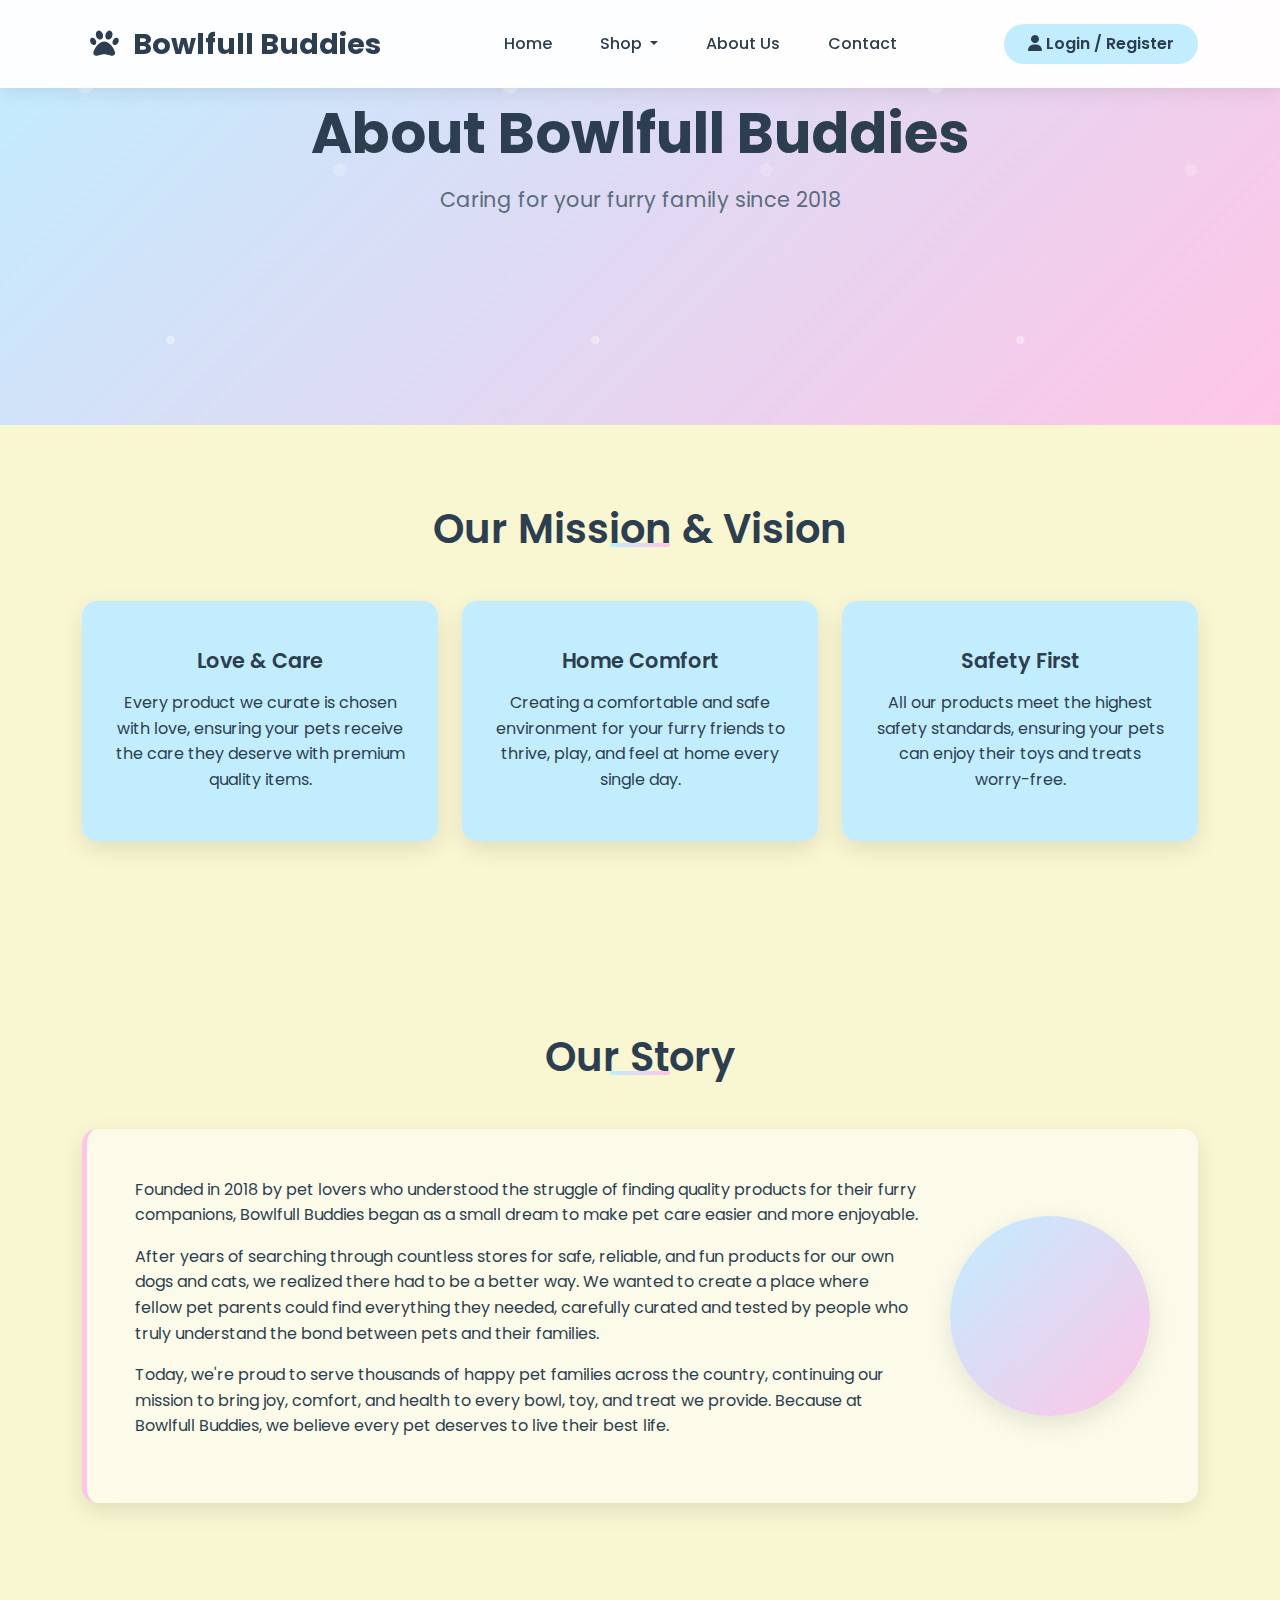
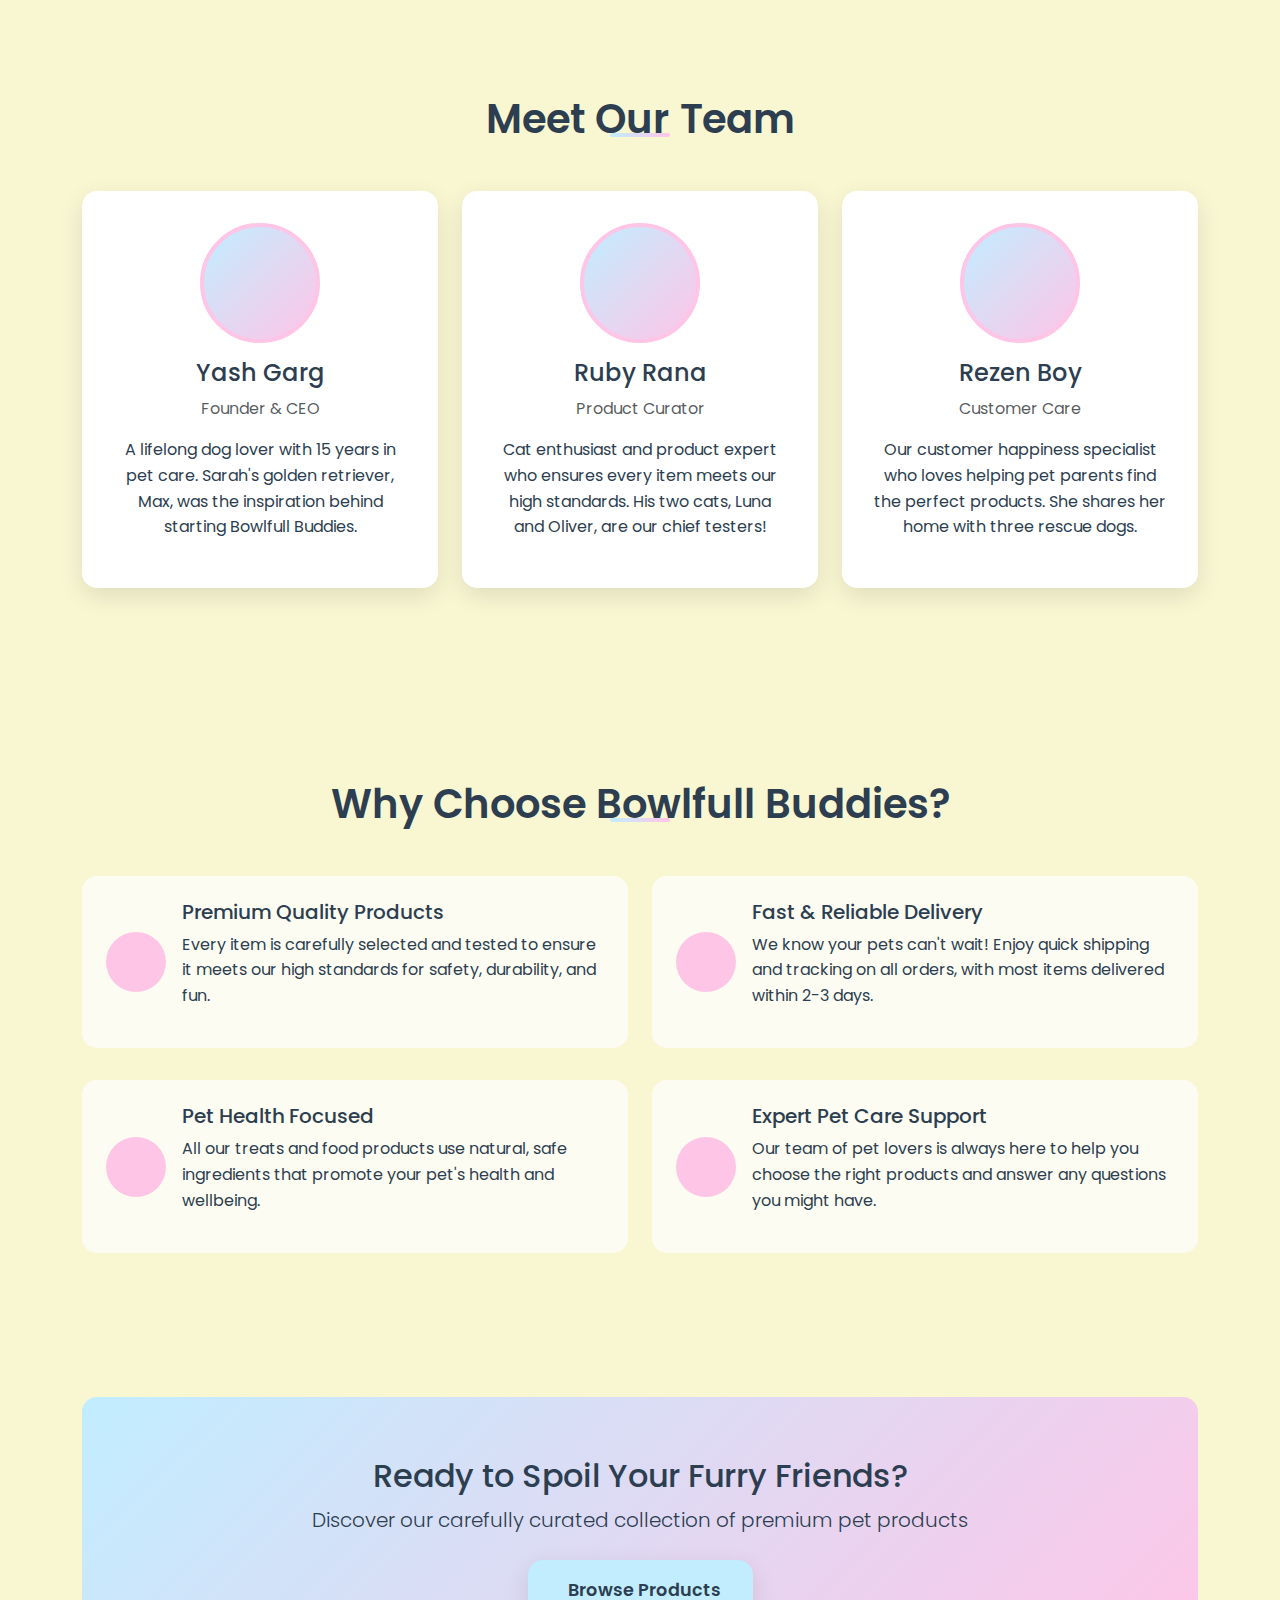
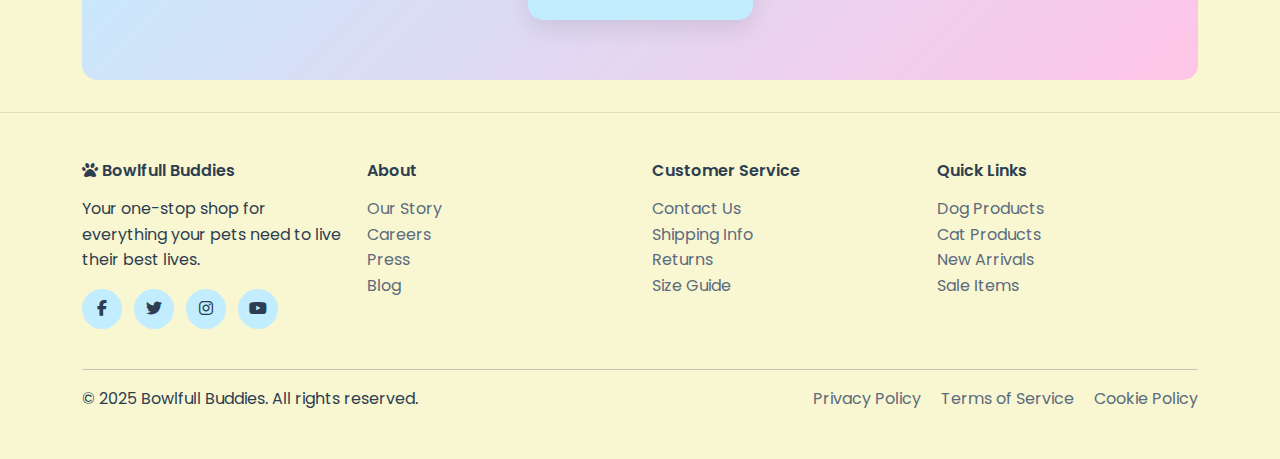
<file: about.html>
<!DOCTYPE html>
<html lang="en">

<head>
    <meta charset="UTF-8">
    <meta name="viewport" content="width=device-width, initial-scale=1.0">
    <title>About Us - Bowlfull Buddies</title>

    <link href="https://cdnjs.cloudflare.com/ajax/libs/bootstrap/5.3.0/css/bootstrap.min.css" rel="stylesheet">
    <link href="https://cdnjs.cloudflare.com/ajax/libs/font-awesome/6.4.0/css/all.min.css" rel="stylesheet">
    <link href="https://fonts.googleapis.com/css2?family=Poppins:wght@300;400;500;600;700&display=swap"
        rel="stylesheet">

    <link rel="stylesheet" href="css/styles.css">
    <link rel="stylesheet" href="css/about.css">
</head>

<body>
    <!-- Navigation -->
    <nav class="navbar navbar-expand-lg navbar-light fixed-top">
        <div class="container">
            <a class="navbar-brand bounce-hover" href="#">
                <i class="fas fa-paw"></i> Bowlfull Buddies
            </a>

            <button class="navbar-toggler" type="button" data-bs-toggle="collapse" data-bs-target="#navbarNav">
                <span class="navbar-toggler-icon"></span>
            </button>

            <div class="collapse navbar-collapse" id="navbarNav">
                <ul class="navbar-nav mx-auto">
                    <li class="nav-item">
                        <a class="nav-link" href="index.html">Home</a>
                    </li>
                    <li class="nav-item dropdown">
                        <a class="nav-link dropdown-toggle" href="#" role="button" data-bs-toggle="dropdown">
                            Shop
                        </a>
                        <ul class="dropdown-menu">
                            <li><a class="dropdown-item" href="#dogs"><i class="fas fa-dog"></i> Dogs</a></li>
                            <li><a class="dropdown-item" href="#cats"><i class="fas fa-cat"></i> Cats</a></li>
                        </ul>
                    </li>
                    <li class="nav-item">
                        <a class="nav-link" href="about.html">About Us</a>
                    </li>
                    <li class="nav-item">
                        <a class="nav-link" href="contact.html">Contact</a>
                    </li>
                </ul>

                <button class="btn btn-login bounce-hover">
                    <a href="login.html">
                        <i class="fas fa-user"></i> Login / Register
                    </a>
                </button>
            </div>
        </div>
    </nav>

    <!-- Hero Section -->
    <section class="hero-section">
        <div class="container">
            <div class="hero-content">
                <h1 class="hero-title">About Bowlfull Buddies</h1>
                <p class="hero-subtitle">Caring for your furry family since 2018</p>
                <div class="pet-icons">
                    <i class="bi bi-heart-fill"></i>
                    <i class="bi bi-house-heart-fill"></i>
                    <i class="bi bi-heart-fill"></i>
                </div>
            </div>
        </div>
    </section>

    <!-- Mission & Vision Section -->
    <section class="section-padding">
        <div class="container">
            <h2 class="section-title">Our Mission & Vision</h2>
            <div class="row">
                <div class="col-lg-4 col-md-6">
                    <div class="mission-card" data-animate>
                        <div class="mission-icon">
                            <i class="bi bi-heart-fill"></i>
                        </div>
                        <h3 class="mission-title">Love & Care</h3>
                        <p>Every product we curate is chosen with love, ensuring your pets receive the care they deserve
                            with premium quality items.</p>
                    </div>
                </div>
                <div class="col-lg-4 col-md-6">
                    <div class="mission-card" data-animate>
                        <div class="mission-icon">
                            <i class="bi bi-house-heart-fill"></i>
                        </div>
                        <h3 class="mission-title">Home Comfort</h3>
                        <p>Creating a comfortable and safe environment for your furry friends to thrive, play, and feel
                            at home every single day.</p>
                    </div>
                </div>
                <div class="col-lg-4 col-md-6">
                    <div class="mission-card" data-animate>
                        <div class="mission-icon">
                            <i class="bi bi-shield-check"></i>
                        </div>
                        <h3 class="mission-title">Safety First</h3>
                        <p>All our products meet the highest safety standards, ensuring your pets can enjoy their toys
                            and treats worry-free.</p>
                    </div>
                </div>
            </div>
        </div>
    </section>

    <!-- Our Story Section -->
    <section class="section-padding">
        <div class="container">
            <h2 class="section-title">Our Story</h2>
            <div class="story-section">
                <div class="story-content">
                    <div class="story-text">
                        <p>Founded in 2018 by pet lovers who understood the struggle of finding quality products for
                            their furry companions, Bowlfull Buddies began as a small dream to make pet care easier and
                            more enjoyable.</p>

                        <p>After years of searching through countless stores for safe, reliable, and fun products for
                            our own dogs and cats, we realized there had to be a better way. We wanted to create a place
                            where fellow pet parents could find everything they needed, carefully curated and tested by
                            people who truly understand the bond between pets and their families.</p>

                        <p>Today, we're proud to serve thousands of happy pet families across the country, continuing
                            our mission to bring joy, comfort, and health to every bowl, toy, and treat we provide.
                            Because at Bowlfull Buddies, we believe every pet deserves to live their best life.</p>
                    </div>
                    <div class="story-image">
                        <i class="bi bi-heart-fill"></i>
                    </div>
                </div>
            </div>
        </div>
    </section>

    <!-- Team Section -->
    <section class="section-padding">
        <div class="container">
            <h2 class="section-title">Meet Our Team</h2>
            <div class="row">
                <div class="col-lg-4 col-md-6">
                    <div class="team-card">
                        <div class="team-avatar">
                            <i class="bi bi-person-heart"></i>
                        </div>
                        <h4>Yash Garg</h4>
                        <p class="text-muted">Founder & CEO</p>
                        <p>A lifelong dog lover with 15 years in pet care. Sarah's golden retriever, Max, was the
                            inspiration behind starting Bowlfull Buddies.</p>
                    </div>
                </div>
                <div class="col-lg-4 col-md-6">
                    <div class="team-card">
                        <div class="team-avatar">
                            <i class="bi bi-heart-eyes"></i>
                        </div>
                        <h4>Ruby Rana</h4>
                        <p class="text-muted">Product Curator</p>
                        <p>Cat enthusiast and product expert who ensures every item meets our high standards. His two
                            cats, Luna and Oliver, are our chief testers!</p>
                    </div>
                </div>
                <div class="col-lg-4 col-md-6">
                    <div class="team-card">
                        <div class="team-avatar">
                            <i class="bi bi-chat-heart"></i>
                        </div>
                        <h4>Rezen Boy</h4>
                        <p class="text-muted">Customer Care</p>
                        <p>Our customer happiness specialist who loves helping pet parents find the perfect products.
                            She shares her home with three rescue dogs.</p>
                    </div>
                </div>
            </div>
        </div>
    </section>

    <!-- Why Choose Us Section -->
    <section class="section-padding">
        <div class="container">
            <h2 class="section-title">Why Choose Bowlfull Buddies?</h2>
            <div class="row">
                <div class="col-lg-6">
                    <div class="feature-item">
                        <div class="feature-icon">
                            <i class="bi bi-award"></i>
                        </div>
                        <div>
                            <h5>Premium Quality Products</h5>
                            <p>Every item is carefully selected and tested to ensure it meets our high standards for
                                safety, durability, and fun.</p>
                        </div>
                    </div>
                </div>
                <div class="col-lg-6">
                    <div class="feature-item">
                        <div class="feature-icon">
                            <i class="bi bi-lightning-charge"></i>
                        </div>
                        <div>
                            <h5>Fast & Reliable Delivery</h5>
                            <p>We know your pets can't wait! Enjoy quick shipping and tracking on all orders, with most
                                items delivered within 2-3 days.</p>
                        </div>
                    </div>
                </div>
                <div class="col-lg-6">
                    <div class="feature-item">
                        <div class="feature-icon">
                            <i class="bi bi-heart-pulse"></i>
                        </div>
                        <div>
                            <h5>Pet Health Focused</h5>
                            <p>All our treats and food products use natural, safe ingredients that promote your pet's
                                health and wellbeing.</p>
                        </div>
                    </div>
                </div>
                <div class="col-lg-6">
                    <div class="feature-item">
                        <div class="feature-icon">
                            <i class="bi bi-headset"></i>
                        </div>
                        <div>
                            <h5>Expert Pet Care Support</h5>
                            <p>Our team of pet lovers is always here to help you choose the right products and answer
                                any questions you might have.</p>
                        </div>
                    </div>
                </div>
            </div>
        </div>
    </section>

    <!-- Call to Action -->
    <section class="container">
        <div class="cta-section">
            <h2>Ready to Spoil Your Furry Friends?</h2>
            <p class="lead mb-4">Discover our carefully curated collection of premium pet products</p>
            <a href="#shop" class="cta-btn">
                <i class="bi bi-shop me-2"></i>
                Browse Products
            </a>
        </div>
    </section>

    <!-- Footer -->
    <footer class="footer">
        <div class="container">
            <div class="row">
                <div class="col-md-3 mb-4">
                    <h6><i class="fas fa-paw"></i> Bowlfull Buddies</h6>
                    <p>Your one-stop shop for everything your pets need to live their best lives.</p>
                    <div class="social-icons">
                        <a href="#"><i class="fab fa-facebook-f"></i></a>
                        <a href="#"><i class="fab fa-twitter"></i></a>
                        <a href="#"><i class="fab fa-instagram"></i></a>
                        <a href="#"><i class="fab fa-youtube"></i></a>
                    </div>
                </div>
                <div class="col-md-3 mb-4">
                    <h6>About</h6>
                    <ul class="list-unstyled">
                        <li><a href="#">Our Story</a></li>
                        <li><a href="#">Careers</a></li>
                        <li><a href="#">Press</a></li>
                        <li><a href="#">Blog</a></li>
                    </ul>
                </div>
                <div class="col-md-3 mb-4">
                    <h6>Customer Service</h6>
                    <ul class="list-unstyled">
                        <li><a href="#">Contact Us</a></li>
                        <li><a href="#">Shipping Info</a></li>
                        <li><a href="#">Returns</a></li>
                        <li><a href="#">Size Guide</a></li>
                    </ul>
                </div>
                <div class="col-md-3 mb-4">
                    <h6>Quick Links</h6>
                    <ul class="list-unstyled">
                        <li><a href="#">Dog Products</a></li>
                        <li><a href="#">Cat Products</a></li>
                        <li><a href="#">New Arrivals</a></li>
                        <li><a href="#">Sale Items</a></li>
                    </ul>
                </div>
            </div>
            <hr>
            <div class="row">
                <div class="col-md-6">
                    <p>&copy; 2025 Bowlfull Buddies. All rights reserved.</p>
                </div>
                <div class="col-md-6 text-md-end">
                    <a href="#" class="me-3">Privacy Policy</a>
                    <a href="#" class="me-3">Terms of Service</a>
                    <a href="#">Cookie Policy</a>
                </div>
            </div>
        </div>
    </footer>

    <!-- Bootstrap 5 JS -->
    <script src="https://cdnjs.cloudflare.com/ajax/libs/bootstrap/5.3.0/js/bootstrap.bundle.min.js"></script>
    <script src="js/about.js"></script>

</body>

</html>
</file>
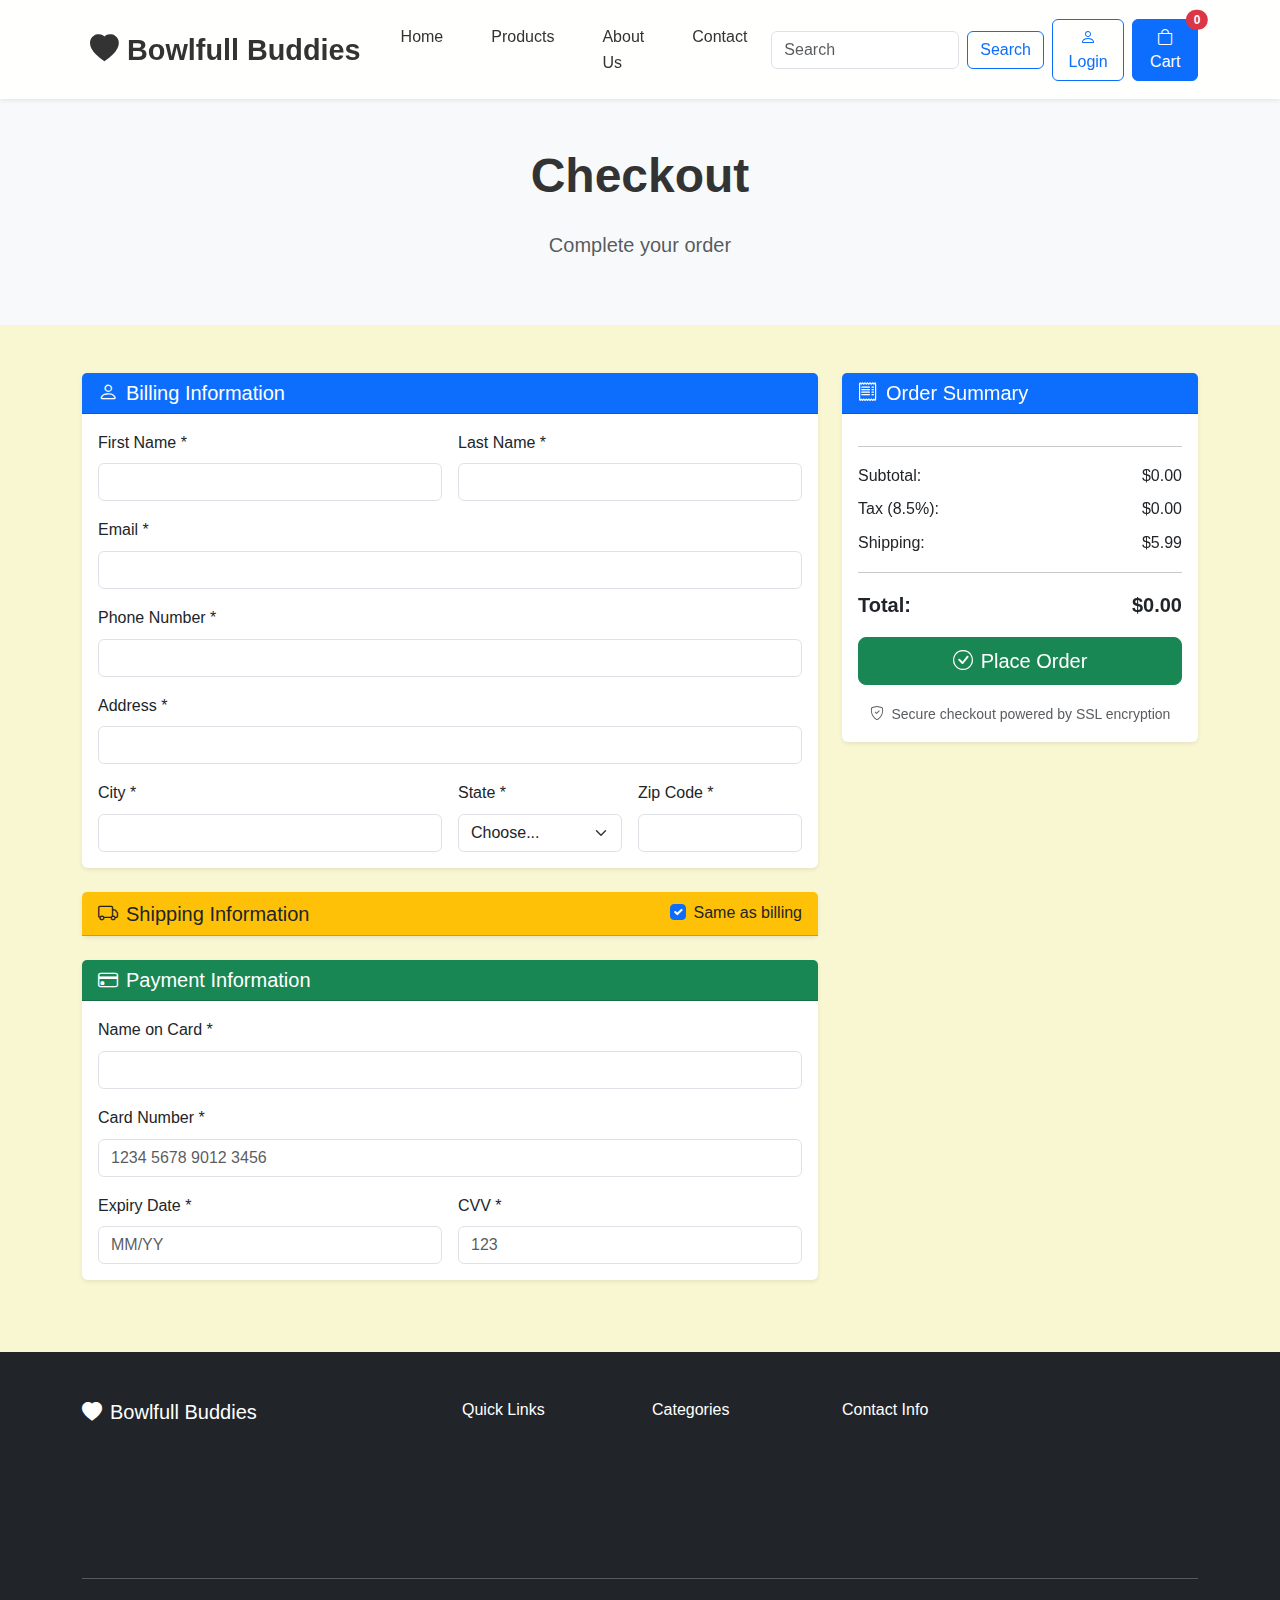
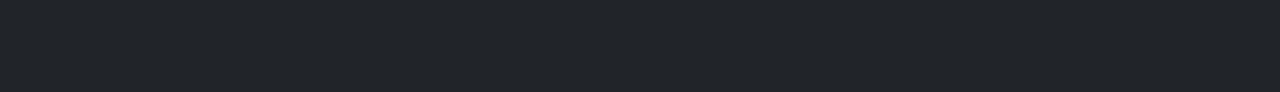
<file: checkout.html>
<!DOCTYPE html>
<html lang="en">
<head>
    <meta charset="UTF-8">
    <meta name="viewport" content="width=device-width, initial-scale=1.0">
    <title>Checkout - Bowlfull Buddies</title>
    
    <!-- Bootstrap 5 CSS -->
    <link href="https://cdn.jsdelivr.net/npm/bootstrap@5.3.0/dist/css/bootstrap.min.css" rel="stylesheet">
    <!-- Bootstrap Icons -->
    <link rel="stylesheet" href="https://cdn.jsdelivr.net/npm/bootstrap-icons@1.10.0/font/bootstrap-icons.css">
    <!-- Custom CSS -->
    <link rel="stylesheet" href="/css/styles.css">
</head>
<body>
    <!-- Navigation -->
    <nav class="navbar navbar-expand-lg navbar-light bg-white shadow-sm sticky-top">
        <div class="container">
            <a class="navbar-brand fw-bold text-primary" href="index.html">
                <i class="bi bi-heart-fill me-2"></i>Bowlfull Buddies
            </a>
            
            <button class="navbar-toggler" type="button" data-bs-toggle="collapse" data-bs-target="#navbarNav">
                <span class="navbar-toggler-icon"></span>
            </button>
            
            <div class="collapse navbar-collapse" id="navbarNav">
                <ul class="navbar-nav me-auto">
                    <li class="nav-item">
                        <a class="nav-link" href="index.html">Home</a>
                    </li>
                    <li class="nav-item">
                        <a class="nav-link" href="products.html">Products</a>
                    </li>
                    <li class="nav-item">
                        <a class="nav-link" href="about.html">About Us</a>
                    </li>
                    <li class="nav-item">
                        <a class="nav-link" href="contact.html">Contact</a>
                    </li>
                </ul>

                <form class="d-flex me-2">
                    <input class="form-control me-2" type="search" placeholder="Search" aria-label="Search">
                    <button class="btn btn-outline-primary" type="submit">Search</button>
                </form>
                
                <div class="d-flex align-items-center">
                    <a href="login.html" class="btn btn-outline-primary me-2">
                        <i class="bi bi-person"></i> Login
                    </a>
                    <a href="cart.html" class="btn btn-primary position-relative">
                        <i class="bi bi-bag"></i> Cart
                        <span class="position-absolute top-0 start-100 translate-middle badge rounded-pill bg-danger" id="cart-count">
                            0
                        </span>
                    </a>
                </div>
            </div>
        </div>
    </nav>

    <!-- Page Header -->
    <section class="py-5 bg-light">
        <div class="container">
            <div class="row">
                <div class="col-12">
                    <h1 class="display-5 fw-bold text-center mb-4 fade-in">Checkout</h1>
                    <p class="lead text-center text-muted">Complete your order</p>
                </div>
            </div>
        </div>
    </section>

    <!-- Checkout Form -->
    <section class="py-5">
        <div class="container">
            <div class="row">
                <div class="col-lg-8">
                    <form id="checkout-form">
                        <!-- Billing Information -->
                        <div class="card border-0 shadow-sm mb-4">
                            <div class="card-header bg-primary text-white">
                                <h5 class="mb-0"><i class="bi bi-person me-2"></i>Billing Information</h5>
                            </div>
                            <div class="card-body">
                                <div class="row g-3">
                                    <div class="col-md-6">
                                        <label for="firstName" class="form-label">First Name *</label>
                                        <input type="text" class="form-control" id="firstName" required>
                                    </div>
                                    <div class="col-md-6">
                                        <label for="lastName" class="form-label">Last Name *</label>
                                        <input type="text" class="form-control" id="lastName" required>
                                    </div>
                                    <div class="col-12">
                                        <label for="email" class="form-label">Email *</label>
                                        <input type="email" class="form-control" id="email" required>
                                    </div>
                                    <div class="col-12">
                                        <label for="phone" class="form-label">Phone Number *</label>
                                        <input type="tel" class="form-control" id="phone" required>
                                    </div>
                                    <div class="col-12">
                                        <label for="address" class="form-label">Address *</label>
                                        <input type="text" class="form-control" id="address" required>
                                    </div>
                                    <div class="col-md-6">
                                        <label for="city" class="form-label">City *</label>
                                        <input type="text" class="form-control" id="city" required>
                                    </div>
                                    <div class="col-md-3">
                                        <label for="state" class="form-label">State *</label>
                                        <select class="form-select" id="state" required>
                                            <option value="">Choose...</option>
                                            <option value="AL">Alabama</option>
                                            <option value="CA">California</option>
                                            <option value="FL">Florida</option>
                                            <option value="NY">New York</option>
                                            <option value="TX">Texas</option>
                                        </select>
                                    </div>
                                    <div class="col-md-3">
                                        <label for="zip" class="form-label">Zip Code *</label>
                                        <input type="text" class="form-control" id="zip" required>
                                    </div>
                                </div>
                            </div>
                        </div>

                        <!-- Shipping Information -->
                        <div class="card border-0 shadow-sm mb-4">
                            <div class="card-header bg-warning text-dark">
                                <div class="d-flex justify-content-between align-items-center">
                                    <h5 class="mb-0"><i class="bi bi-truck me-2"></i>Shipping Information</h5>
                                    <div class="form-check">
                                        <input class="form-check-input" type="checkbox" id="sameAsBilling" checked>
                                        <label class="form-check-label" for="sameAsBilling">
                                            Same as billing
                                        </label>
                                    </div>
                                </div>
                            </div>
                            <div class="card-body" id="shipping-form" style="display: none;">
                                <div class="row g-3">
                                    <div class="col-md-6">
                                        <label for="shipFirstName" class="form-label">First Name</label>
                                        <input type="text" class="form-control" id="shipFirstName">
                                    </div>
                                    <div class="col-md-6">
                                        <label for="shipLastName" class="form-label">Last Name</label>
                                        <input type="text" class="form-control" id="shipLastName">
                                    </div>
                                    <div class="col-12">
                                        <label for="shipAddress" class="form-label">Address</label>
                                        <input type="text" class="form-control" id="shipAddress">
                                    </div>
                                    <div class="col-md-6">
                                        <label for="shipCity" class="form-label">City</label>
                                        <input type="text" class="form-control" id="shipCity">
                                    </div>
                                    <div class="col-md-3">
                                        <label for="shipState" class="form-label">State</label>
                                        <select class="form-select" id="shipState">
                                            <option value="">Choose...</option>
                                            <option value="AL">Alabama</option>
                                            <option value="CA">California</option>
                                            <option value="FL">Florida</option>
                                            <option value="NY">New York</option>
                                            <option value="TX">Texas</option>
                                        </select>
                                    </div>
                                    <div class="col-md-3">
                                        <label for="shipZip" class="form-label">Zip Code</label>
                                        <input type="text" class="form-control" id="shipZip">
                                    </div>
                                </div>
                            </div>
                        </div>

                        <!-- Payment Information -->
                        <div class="card border-0 shadow-sm mb-4">
                            <div class="card-header bg-success text-white">
                                <h5 class="mb-0"><i class="bi bi-credit-card me-2"></i>Payment Information</h5>
                            </div>
                            <div class="card-body">
                                <div class="row g-3">
                                    <div class="col-12">
                                        <label for="cardName" class="form-label">Name on Card *</label>
                                        <input type="text" class="form-control" id="cardName" required>
                                    </div>
                                    <div class="col-12">
                                        <label for="cardNumber" class="form-label">Card Number *</label>
                                        <input type="text" class="form-control" id="cardNumber" placeholder="1234 5678 9012 3456" required>
                                    </div>
                                    <div class="col-md-6">
                                        <label for="expiry" class="form-label">Expiry Date *</label>
                                        <input type="text" class="form-control" id="expiry" placeholder="MM/YY" required>
                                    </div>
                                    <div class="col-md-6">
                                        <label for="cvv" class="form-label">CVV *</label>
                                        <input type="text" class="form-control" id="cvv" placeholder="123" required>
                                    </div>
                                </div>
                            </div>
                        </div>
                    </form>
                </div>

                <div class="col-lg-4">
                    <!-- Order Summary -->
                    <div class="card border-0 shadow-sm sticky-top">
                        <div class="card-header bg-primary text-white">
                            <h5 class="mb-0"><i class="bi bi-receipt me-2"></i>Order Summary</h5>
                        </div>
                        <div class="card-body">
                            <div id="checkout-items">
                                <!-- Order items will be loaded by JavaScript -->
                            </div>
                            
                            <hr>
                            
                            <div class="d-flex justify-content-between mb-2">
                                <span>Subtotal:</span>
                                <span id="checkout-subtotal">$0.00</span>
                            </div>
                            <div class="d-flex justify-content-between mb-2">
                                <span>Tax (8.5%):</span>
                                <span id="checkout-tax">$0.00</span>
                            </div>
                            <div class="d-flex justify-content-between mb-2">
                                <span>Shipping:</span>
                                <span id="checkout-shipping">$5.99</span>
                            </div>
                            <hr>
                            <div class="d-flex justify-content-between fw-bold fs-5">
                                <span>Total:</span>
                                <span id="checkout-total">$0.00</span>
                            </div>
                            
                            <button type="submit" form="checkout-form" class="btn btn-success w-100 mt-3 btn-lg">
                                <i class="bi bi-check-circle me-2"></i>Place Order
                            </button>
                            
                            <div class="text-center mt-3">
                                <small class="text-muted">
                                    <i class="bi bi-shield-check me-1"></i>
                                    Secure checkout powered by SSL encryption
                                </small>
                            </div>
                        </div>
                    </div>
                </div>
            </div>
        </div>
    </section>

    <!-- Footer -->
    <footer class="bg-dark text-white py-5">
        <div class="container">
            <div class="row g-4">
                <div class="col-lg-4">
                    <h5 class="mb-3">
                        <i class="bi bi-heart-fill me-2"></i>Bowlfull Buddies
                    </h5>
                    <p class="text-muted">Your trusted partner in pet care. We provide premium quality products to keep your furry friends happy and healthy.</p>
                </div>
                <div class="col-lg-2">
                    <h6 class="mb-3">Quick Links</h6>
                    <ul class="list-unstyled">
                        <li><a href="index.html" class="text-muted">Home</a></li>
                        <li><a href="products.html" class="text-muted">Products</a></li>
                        <li><a href="about.html" class="text-muted">About Us</a></li>
                        <li><a href="contact.html" class="text-muted">Contact</a></li>
                    </ul>
                </div>
                <div class="col-lg-2">
                    <h6 class="mb-3">Categories</h6>
                    <ul class="list-unstyled">
                        <li><a href="products.html?category=dogs" class="text-muted">Dog Products</a></li>
                        <li><a href="products.html?category=cats" class="text-muted">Cat Products</a></li>
                        <li><a href="products.html?category=food" class="text-muted">Pet Food</a></li>
                        <li><a href="products.html?category=toys" class="text-muted">Toys</a></li>
                    </ul>
                </div>
                <div class="col-lg-4">
                    <h6 class="mb-3">Contact Info</h6>
                    <ul class="list-unstyled text-muted">
                        <li><i class="bi bi-geo-alt me-2"></i>123 Pet Street, Animal City, AC 12345</li>
                        <li><i class="bi bi-phone me-2"></i>(555) 123-PETS</li>
                        <li><i class="bi bi-envelope me-2"></i>hello@bowlfullbuddies.com</li>
                    </ul>
                </div>
            </div>
            <hr class="my-4">
            <div class="text-center text-muted">
                <p>&copy; 2024 Bowlfull Buddies. All rights reserved.</p>
            </div>
        </div>
    </footer>

    <!-- Bootstrap 5 JS -->
    <script src="https://cdn.jsdelivr.net/npm/bootstrap@5.3.0/dist/js/bootstrap.bundle.min.js"></script>
    <!-- Custom JS -->
    <script src="script.js"></script>
</body>
</html>
</file>
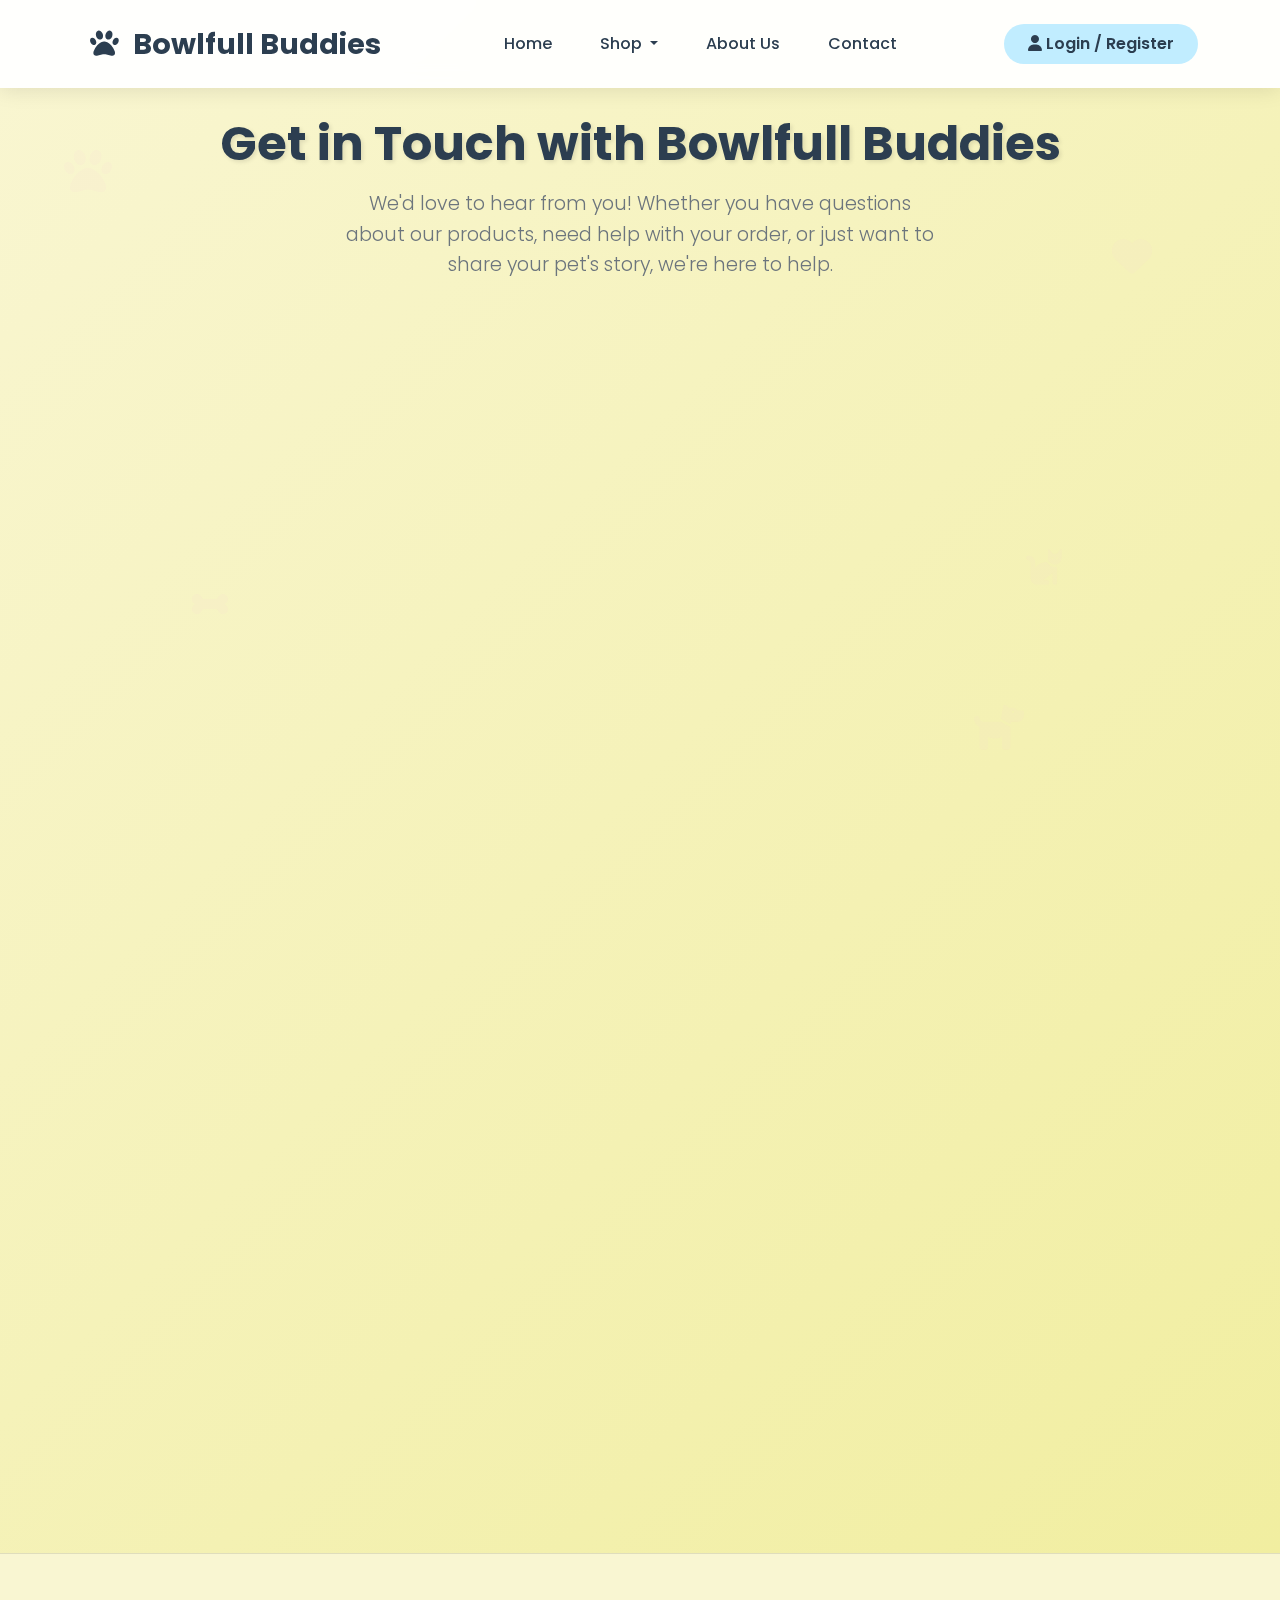
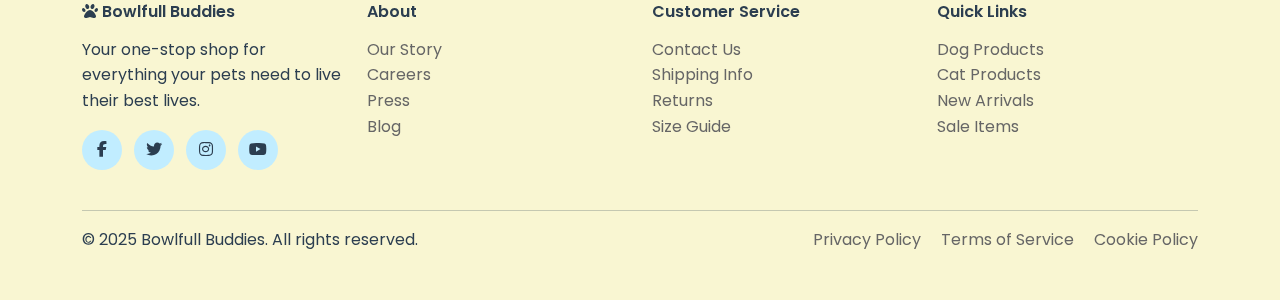
<file: contact.html>
<!DOCTYPE html>
<html lang="en">

<head>
    <meta charset="UTF-8">
    <meta name="viewport" content="width=device-width, initial-scale=1.0">
    <title>Contact Us - Bowlfull Buddies</title>
    <link href="https://cdnjs.cloudflare.com/ajax/libs/bootstrap/5.3.0/css/bootstrap.min.css" rel="stylesheet">
    <link href="https://cdnjs.cloudflare.com/ajax/libs/font-awesome/6.4.0/css/all.min.css" rel="stylesheet">
    <link href="https://fonts.googleapis.com/css2?family=Poppins:wght@300;400;500;600;700&display=swap"
        rel="stylesheet">
    <link rel="stylesheet" href="css/styles.css">
    <link rel="stylesheet" href="css/contact.css">
</head>

<body>
    <!-- Animated background -->
    <div class="bg-decoration">
        <div class="floating-element"><i class="fas fa-paw"></i></div>
        <div class="floating-element"><i class="fas fa-heart"></i></div>
        <div class="floating-element"><i class="fas fa-bone"></i></div>
        <div class="floating-element"><i class="fas fa-dog"></i></div>
        <div class="floating-element"><i class="fas fa-cat"></i></div>
    </div>

    <!-- Navigation -->
    <nav class="navbar navbar-expand-lg navbar-light fixed-top">
        <div class="container">
            <a class="navbar-brand bounce-hover" href="#">
                <i class="fas fa-paw"></i> Bowlfull Buddies
            </a>

            <button class="navbar-toggler" type="button" data-bs-toggle="collapse" data-bs-target="#navbarNav">
                <span class="navbar-toggler-icon"></span>
            </button>

            <div class="collapse navbar-collapse" id="navbarNav">
                <ul class="navbar-nav mx-auto">
                    <li class="nav-item">
                        <a class="nav-link" href="index.html">Home</a>
                    </li>
                    <li class="nav-item dropdown">
                        <a class="nav-link dropdown-toggle" href="#" role="button" data-bs-toggle="dropdown">
                            Shop
                        </a>
                        <ul class="dropdown-menu">
                            <li><a class="dropdown-item" href="products.html"><i class="fas fa-dog"></i> Dogs</a></li>
                            <li><a class="dropdown-item" href="products.html"><i class="fas fa-cat"></i> Cats</a></li>
                        </ul>
                    </li>
                    <li class="nav-item">
                        <a class="nav-link" href="about.html">About Us</a>
                    </li>
                    <li class="nav-item">
                        <a class="nav-link" href="contact.html">Contact</a>
                    </li>
                </ul>

                <button class="btn btn-login bounce-hover">
                    <a href="login.html">
                        <i class="fas fa-user"></i> Login / Register
                    </a>
                </button>
            </div>
        </div>
    </nav>
    <br>
    <br>

    <!-- Page Header -->
    <div class="page-header">
        <div class="container">
            <h1 class="page-title">Get in Touch with Bowlfull Buddies</h1>
            <p class="page-subtitle">
                We'd love to hear from you! Whether you have questions about our products,
                need help with your order, or just want to share your pet's story, we're here to help.
            </p>
        </div>
    </div>

    <!-- Main Content -->
    <div class="contact-section">
        <div class="container">
            <div class="row">
                <!-- Contact Form -->
                <div class="col-lg-8 mb-4">
                    <div class="contact-form-card card-hover">
                        <h2 class="section-title">
                            <i class="fas fa-paper-plane me-2" style="color: var(--highlight-pink);"></i>
                            Send Us a Message
                        </h2>

                        <div id="alertContainer"></div>

                        <form id="contactForm" novalidate>
                            <div class="row">
                                <div class="col-md-6">
                                    <div class="form-group">
                                        <label class="form-label" for="name">
                                            <i class="fas fa-user me-2"></i>Full Name
                                        </label>
                                        <input type="text" class="form-control" id="name" required>
                                        <div class="invalid-feedback"></div>
                                    </div>
                                </div>
                                <div class="col-md-6">
                                    <div class="form-group">
                                        <label class="form-label" for="email">
                                            <i class="fas fa-envelope me-2"></i>Email Address
                                        </label>
                                        <input type="email" class="form-control" id="email" required>
                                        <div class="invalid-feedback"></div>
                                    </div>
                                </div>
                            </div>

                            <div class="form-group">
                                <label class="form-label" for="subject">
                                    <i class="fas fa-tag me-2"></i>Subject
                                </label>
                                <select class="form-control" id="subject" required>
                                    <option value="">Choose a subject...</option>
                                    <option value="general">General Inquiry</option>
                                    <option value="order">Order Support</option>
                                    <option value="product">Product Question</option>
                                    <option value="feedback">Feedback</option>
                                    <option value="partnership">Partnership</option>
                                    <option value="other">Other</option>
                                </select>
                                <div class="invalid-feedback"></div>
                            </div>

                            <div class="form-group">
                                <label class="form-label" for="message">
                                    <i class="fas fa-comment me-2"></i>Message
                                </label>
                                <textarea class="form-control" id="message" rows="5"
                                    placeholder="Tell us how we can help you and your furry friend..."
                                    required></textarea>
                                <div class="invalid-feedback"></div>
                            </div>

                            <button type="submit" class="btn btn-submit">
                                <i class="fas fa-paper-plane me-2"></i>Send Message
                            </button>
                        </form>
                    </div>
                </div>

                <!-- Contact Information -->
                <div class="col-lg-4">
                    <div class="contact-info-card card-hover">
                        <h2 class="section-title">
                            <i class="fas fa-info-circle me-2" style="color: var(--accent-blue);"></i>
                            Contact Information
                        </h2>

                        <div class="contact-info-item" onclick="copyToClipboard('support@bowlfullbuddies.com')">
                            <i class="fas fa-envelope"></i>
                            <div class="contact-info-text">
                                <h5>Email Us</h5>
                                <p>support@bowlfullbuddies.com</p>
                            </div>
                        </div>

                        <div class="contact-info-item" onclick="copyToClipboard('+1 (555) 123-PETS')">
                            <i class="fas fa-phone"></i>
                            <div class="contact-info-text">
                                <h5>Call Us</h5>
                                <p>+91 95608 58066</p>
                            </div>
                        </div>

                        <div class="contact-info-item">
                            <i class="fas fa-map-marker-alt"></i>
                            <div class="contact-info-text">
                                <h5>Visit Us</h5>
                                <p>GF, HNO.454, GALI NO. 10, <br>
                                    NEAR RAMJI STORE, CHANDER QUARTER,<br>
                                    RAMPURA, DELHI - 110035
                                </p>
                            </div>
                        </div>

                        <div class="contact-info-item">
                            <i class="fas fa-clock"></i>
                            <div class="contact-info-text">
                                <h5>Business Hours</h5>
                                <p>Mon - Fri: 9AM - 6PM<br>
                                    Sat - Sun: 10AM - 4PM</p>
                            </div>
                        </div>
                    </div>
                </div>
            </div>

            <!-- Map Section -->
            <div class="row">
                <div class="col-12">
                    <div class="map-container card-hover">
                        <h2 class="section-title">
                            <i class="fas fa-map me-2" style="color: var(--highlight-pink);"></i>
                            Find Us Here
                        </h2>
                        <iframe class="map-frame"
                            src="https://www.google.com/maps/embed?pb=!1m18!1m12!1m3!1d3022.1841287844597!2d-73.98784!3d40.748817!2m3!1f0!2f0!3f0!3m2!1i1024!2i768!4f13.1!3m3!1m2!1s0x89c259a9b3117469%3A0xd134e199a405a163!2sEmpire%20State%20Building!5e0!3m2!1sen!2sus!4v1635180741405!5m2!1sen!2sus"
                            allowfullscreen="" loading="lazy" referrerpolicy="no-referrer-when-downgrade">
                        </iframe>
                    </div>
                </div>
            </div>
        </div>
    </div>

    <!-- Footer -->
    <footer class="footer">
        <div class="container">
            <div class="row">
                <div class="col-md-3 mb-4">
                    <h6><i class="fas fa-paw"></i> Bowlfull Buddies</h6>
                    <p>Your one-stop shop for everything your pets need to live their best lives.</p>
                    <div class="social-icons">
                        <a href="#"><i class="fab fa-facebook-f"></i></a>
                        <a href="#"><i class="fab fa-twitter"></i></a>
                        <a href="#"><i class="fab fa-instagram"></i></a>
                        <a href="#"><i class="fab fa-youtube"></i></a>
                    </div>
                </div>
                <div class="col-md-3 mb-4">
                    <h6>About</h6>
                    <ul class="list-unstyled">
                        <li><a href="#">Our Story</a></li>
                        <li><a href="#">Careers</a></li>
                        <li><a href="#">Press</a></li>
                        <li><a href="#">Blog</a></li>
                    </ul>
                </div>
                <div class="col-md-3 mb-4">
                    <h6>Customer Service</h6>
                    <ul class="list-unstyled">
                        <li><a href="#">Contact Us</a></li>
                        <li><a href="#">Shipping Info</a></li>
                        <li><a href="#">Returns</a></li>
                        <li><a href="#">Size Guide</a></li>
                    </ul>
                </div>
                <div class="col-md-3 mb-4">
                    <h6>Quick Links</h6>
                    <ul class="list-unstyled">
                        <li><a href="#">Dog Products</a></li>
                        <li><a href="#">Cat Products</a></li>
                        <li><a href="#">New Arrivals</a></li>
                        <li><a href="#">Sale Items</a></li>
                    </ul>
                </div>
            </div>
            <hr>
            <div class="row">
                <div class="col-md-6">
                    <p>&copy; 2025 Bowlfull Buddies. All rights reserved.</p>
                </div>
                <div class="col-md-6 text-md-end">
                    <a href="#" class="me-3">Privacy Policy</a>
                    <a href="#" class="me-3">Terms of Service</a>
                    <a href="#">Cookie Policy</a>
                </div>
            </div>
        </div>
    </footer>

    <script src="https://cdnjs.cloudflare.com/ajax/libs/bootstrap/5.3.0/js/bootstrap.bundle.min.js"></script>
    <script src="js/contact.js"></script>
</body>

</html>
</file>
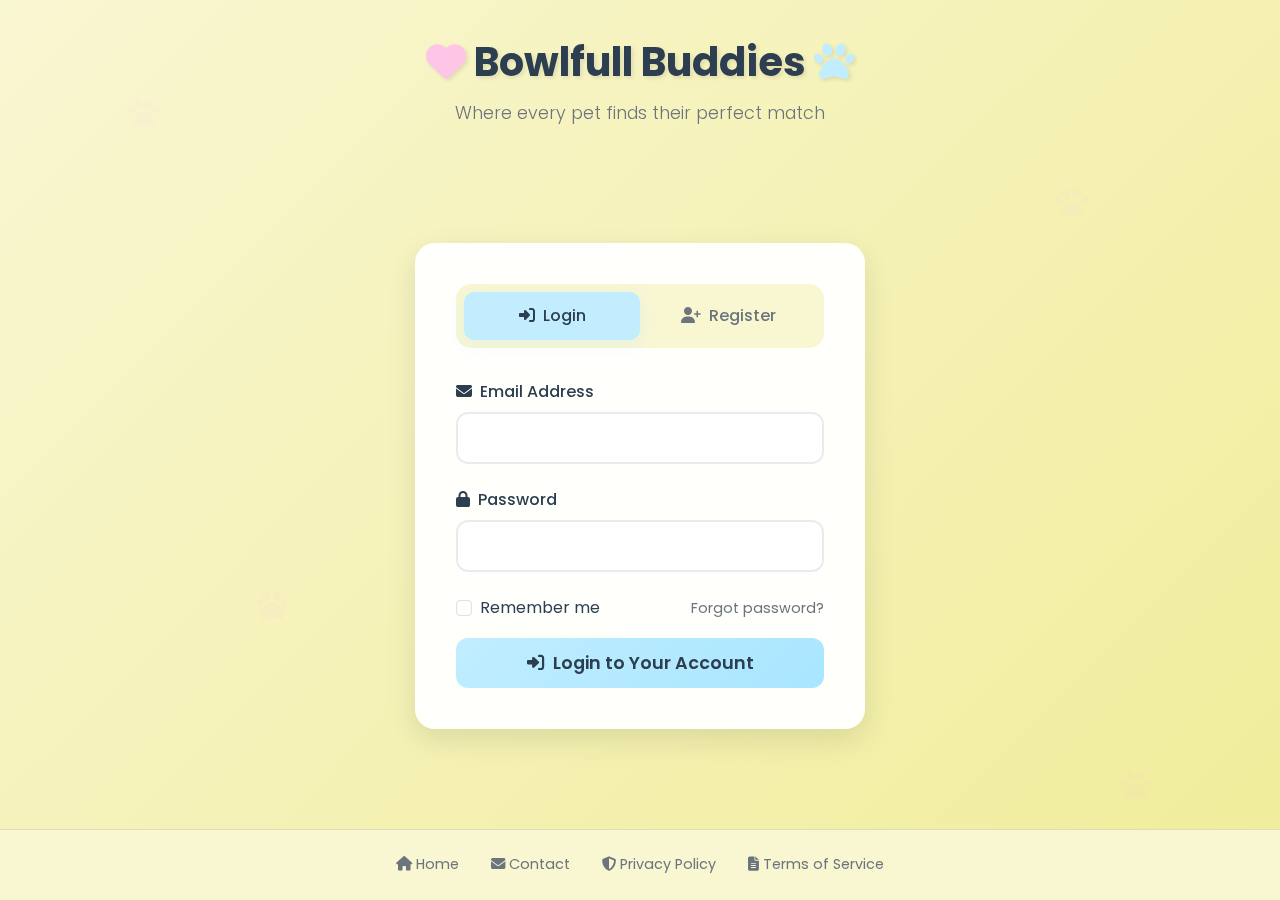
<file: login.html>
<!DOCTYPE html>
<html lang="en">
<head>
    <meta charset="UTF-8">
    <meta name="viewport" content="width=device-width, initial-scale=1.0">
    <title>Bowlfull Buddies - Welcome</title>
    <link href="https://cdnjs.cloudflare.com/ajax/libs/bootstrap/5.3.0/css/bootstrap.min.css" rel="stylesheet">
    <link href="https://cdnjs.cloudflare.com/ajax/libs/font-awesome/6.4.0/css/all.min.css" rel="stylesheet">
    <link href="https://fonts.googleapis.com/css2?family=Poppins:wght@300;400;500;600;700&display=swap" rel="stylesheet">
    <link rel="stylesheet" href="css/login.css">
</head>
<body>
    <!-- Animated background -->
    <div class="bg-decoration">
        <div class="floating-paw"><i class="fas fa-paw"></i></div>
        <div class="floating-paw"><i class="fas fa-paw"></i></div>
        <div class="floating-paw"><i class="fas fa-paw"></i></div>
        <div class="floating-paw"><i class="fas fa-paw"></i></div>
    </div>

    <!-- Header -->
    <div class="header">
        <div class="logo">
            <i class="fas fa-heart" style="color: var(--highlight-pink);"></i>
            Bowlfull Buddies
            <i class="fas fa-paw" style="color: var(--accent-blue);"></i>
        </div>
        <div class="subtitle">Where every pet finds their perfect match</div>
    </div>

    <!-- Main Authentication Container -->
    <div class="auth-container">
        <div class="auth-card">
            <!-- Tab Navigation -->
            <div class="auth-tabs">
                <button class="tab-btn active" data-tab="login">
                    <i class="fas fa-sign-in-alt me-2"></i>Login
                </button>
                <button class="tab-btn" data-tab="register">
                    <i class="fas fa-user-plus me-2"></i>Register
                </button>
            </div>

            <!-- Login Form -->
            <div id="login-form" class="form-container active">
                <form id="loginForm">
                    <div class="form-group">
                        <label class="form-label" for="loginEmail">
                            <i class="fas fa-envelope me-2"></i>Email Address
                        </label>
                        <input type="email" class="form-control" id="loginEmail" required>
                    </div>

                    <div class="form-group">
                        <label class="form-label" for="loginPassword">
                            <i class="fas fa-lock me-2"></i>Password
                        </label>
                        <input type="password" class="form-control" id="loginPassword" required>
                    </div>

                    <div class="d-flex justify-content-between align-items-center mb-3">
                        <div class="form-check">
                            <input class="form-check-input" type="checkbox" id="rememberMe">
                            <label class="form-check-label" for="rememberMe">
                                Remember me
                            </label>
                        </div>
                        <a href="#" class="forgot-password">Forgot password?</a>
                    </div>

                    <button type="submit" class="btn btn-primary-custom">
                        <i class="fas fa-sign-in-alt me-2"></i>Login to Your Account
                    </button>
                </form>
            </div>

            <!-- Registration Form -->
            <div id="register-form" class="form-container">
                <form id="registerForm">
                    <div class="form-group">
                        <label class="form-label" for="fullName">
                            <i class="fas fa-user me-2"></i>Full Name
                        </label>
                        <input type="text" class="form-control" id="fullName" required>
                    </div>

                    <div class="form-group">
                        <label class="form-label" for="registerEmail">
                            <i class="fas fa-envelope me-2"></i>Email Address
                        </label>
                        <input type="email" class="form-control" id="registerEmail" required>
                    </div>

                    <div class="form-group">
                        <label class="form-label" for="registerPassword">
                            <i class="fas fa-lock me-2"></i>Password
                        </label>
                        <input type="password" class="form-control" id="registerPassword" required>
                    </div>

                    <div class="form-group">
                        <label class="form-label" for="confirmPassword">
                            <i class="fas fa-lock me-2"></i>Confirm Password
                        </label>
                        <input type="password" class="form-control" id="confirmPassword" required>
                    </div>

                    <div class="form-group">
                        <label class="form-label">
                            <i class="fas fa-heart me-2"></i>I'm a proud owner of:
                        </label>
                        <div class="pet-selection">
                            <div class="pet-option" data-pet="dog">
                                <i class="fas fa-dog"></i>
                                <div>Dog</div>
                            </div>
                            <div class="pet-option" data-pet="cat">
                                <i class="fas fa-cat"></i>
                                <div>Cat</div>
                            </div>
                            <div class="pet-option" data-pet="both">
                                <i class="fas fa-paw"></i>
                                <div>Both</div>
                            </div>
                        </div>
                    </div>

                    <button type="submit" class="btn btn-primary-custom">
                        <i class="fas fa-user-plus me-2"></i>Create My Account
                    </button>
                </form>
            </div>
        </div>
    </div>

    <!-- Footer -->
    <footer class="footer">
        <div class="footer-links">
            <a href="#"><i class="fas fa-home me-1"></i>Home</a>
            <a href="#"><i class="fas fa-envelope me-1"></i>Contact</a>
            <a href="#"><i class="fas fa-shield-alt me-1"></i>Privacy Policy</a>
            <a href="#"><i class="fas fa-file-alt me-1"></i>Terms of Service</a>
        </div>
    </footer>

    <script src="https://cdnjs.cloudflare.com/ajax/libs/bootstrap/5.3.0/js/bootstrap.bundle.min.js"></script>
    <script src="js/login.js"></script>
</body>
</html>
</file>
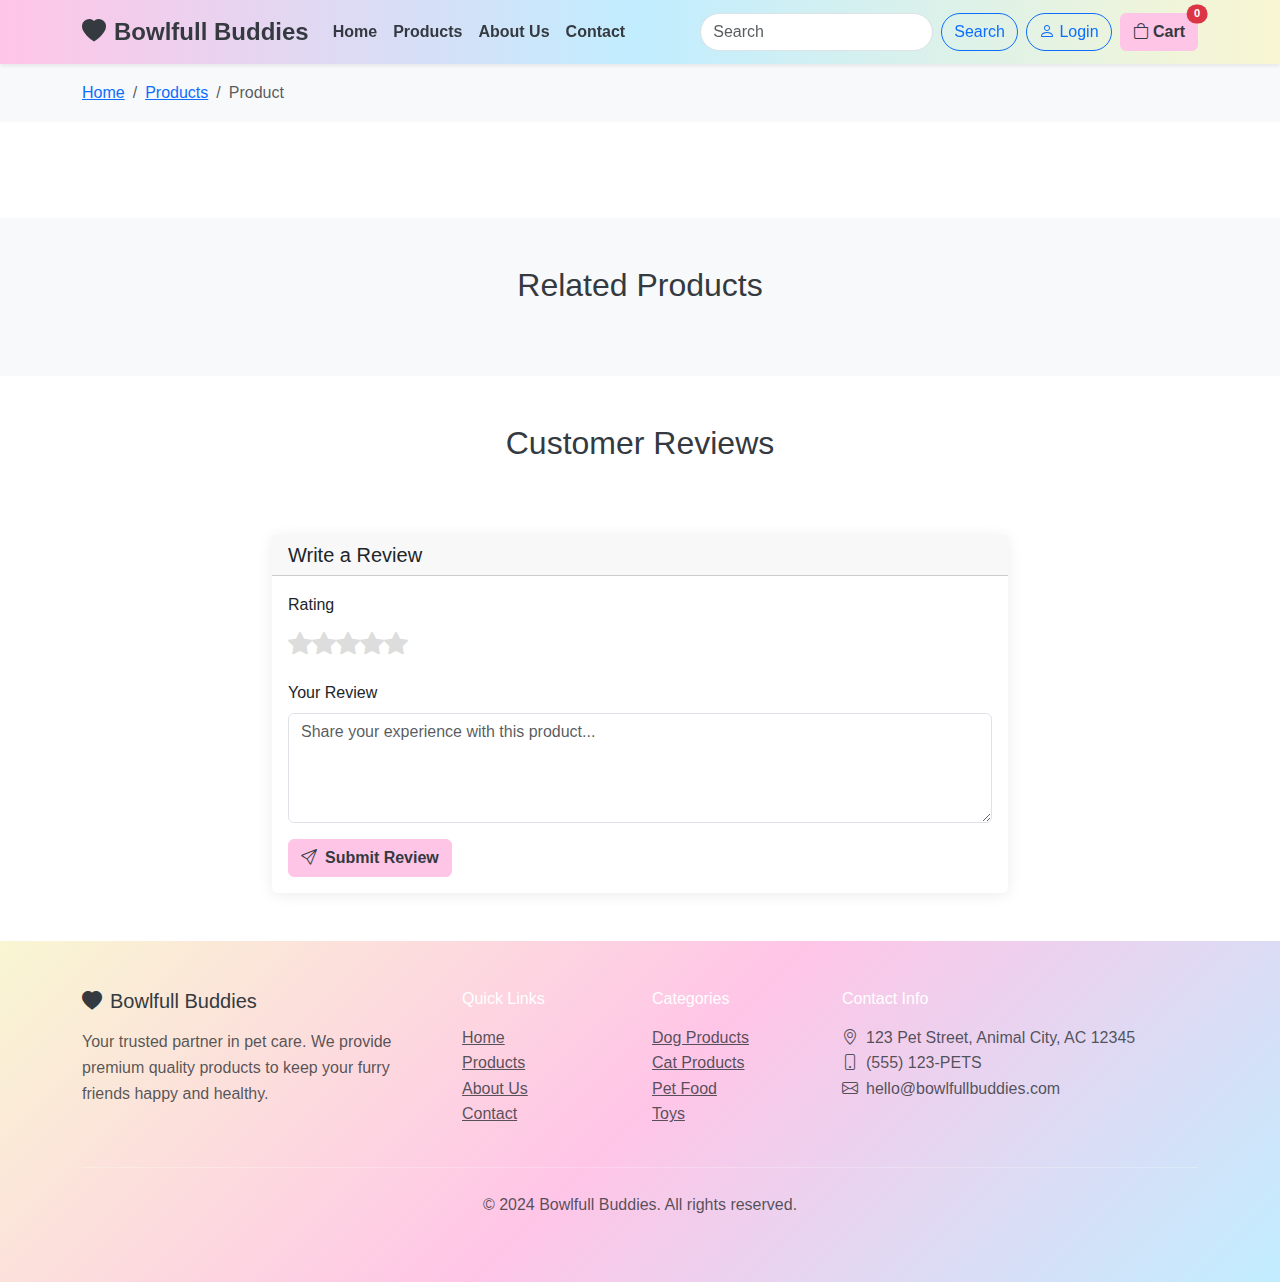
<file: product-detail.html>
<!DOCTYPE html>
<html lang="en">
<head>
    <meta charset="UTF-8">
    <meta name="viewport" content="width=device-width, initial-scale=1.0">
    <title>Product Detail - Bowlfull Buddies</title>
    
    <!-- Bootstrap 5 CSS -->
    <link href="https://cdn.jsdelivr.net/npm/bootstrap@5.3.0/dist/css/bootstrap.min.css" rel="stylesheet">
    <!-- Bootstrap Icons -->
    <link rel="stylesheet" href="https://cdn.jsdelivr.net/npm/bootstrap-icons@1.10.0/font/bootstrap-icons.css">
    <!-- Custom CSS -->
    <link rel="stylesheet" href="styles.css">
</head>
<body>
    <!-- Navigation -->
    <nav class="navbar navbar-expand-lg navbar-light bg-white shadow-sm sticky-top">
        <div class="container">
            <a class="navbar-brand fw-bold text-primary" href="index.html">
                <i class="bi bi-heart-fill me-2"></i>Bowlfull Buddies
            </a>
            
            <button class="navbar-toggler" type="button" data-bs-toggle="collapse" data-bs-target="#navbarNav">
                <span class="navbar-toggler-icon"></span>
            </button>
            
            <div class="collapse navbar-collapse" id="navbarNav">
                <ul class="navbar-nav me-auto">
                    <li class="nav-item">
                        <a class="nav-link" href="index.html">Home</a>
                    </li>
                    <li class="nav-item">
                        <a class="nav-link" href="products.html">Products</a>
                    </li>
                    <li class="nav-item">
                        <a class="nav-link" href="about.html">About Us</a>
                    </li>
                    <li class="nav-item">
                        <a class="nav-link" href="contact.html">Contact</a>
                    </li>
                </ul>

                <form class="d-flex me-2">
                    <input class="form-control me-2" type="search" placeholder="Search" aria-label="Search">
                    <button class="btn btn-outline-primary" type="submit">Search</button>
                </form>
                
                <div class="d-flex align-items-center">
                    <a href="login.html" class="btn btn-outline-primary me-2">
                        <i class="bi bi-person"></i> Login
                    </a>
                    <a href="cart.html" class="btn btn-primary position-relative">
                        <i class="bi bi-bag"></i> Cart
                        <span class="position-absolute top-0 start-100 translate-middle badge rounded-pill bg-danger" id="cart-count">
                            0
                        </span>
                    </a>
                </div>
            </div>
        </div>
    </nav>

    <!-- Breadcrumb -->
    <nav aria-label="breadcrumb" class="py-3 bg-light">
        <div class="container">
            <ol class="breadcrumb mb-0">
                <li class="breadcrumb-item"><a href="index.html">Home</a></li>
                <li class="breadcrumb-item"><a href="products.html">Products</a></li>
                <li class="breadcrumb-item active" aria-current="page" id="product-breadcrumb">Product</li>
            </ol>
        </div>
    </nav>

    <!-- Product Detail -->
    <section class="py-5">
        <div class="container">
            <div class="row g-5" id="product-detail">
                <!-- Product detail will be loaded by JavaScript -->
            </div>
        </div>
    </section>

    <!-- Related Products -->
    <section class="py-5 bg-light">
        <div class="container">
            <h2 class="text-center mb-5 fade-in">Related Products</h2>
            <div class="row g-4" id="related-products">
                <!-- Related products will be loaded by JavaScript -->
            </div>
        </div>
    </section>

    <!-- Product Reviews -->
    <section class="py-5">
        <div class="container">
            <h2 class="text-center mb-5 fade-in">Customer Reviews</h2>
            <div class="row justify-content-center">
                <div class="col-lg-8">
                    <div id="product-reviews">
                        <!-- Reviews will be loaded by JavaScript -->
                    </div>
                    
                    <!-- Add Review Form -->
                    <div class="card mt-4">
                        <div class="card-header">
                            <h5 class="mb-0">Write a Review</h5>
                        </div>
                        <div class="card-body">
                            <form id="review-form">
                                <div class="mb-3">
                                    <label class="form-label">Rating</label>
                                    <div class="rating-input">
                                        <input type="radio" name="rating" value="5" id="star5">
                                        <label for="star5"><i class="bi bi-star-fill"></i></label>
                                        <input type="radio" name="rating" value="4" id="star4">
                                        <label for="star4"><i class="bi bi-star-fill"></i></label>
                                        <input type="radio" name="rating" value="3" id="star3">
                                        <label for="star3"><i class="bi bi-star-fill"></i></label>
                                        <input type="radio" name="rating" value="2" id="star2">
                                        <label for="star2"><i class="bi bi-star-fill"></i></label>
                                        <input type="radio" name="rating" value="1" id="star1">
                                        <label for="star1"><i class="bi bi-star-fill"></i></label>
                                    </div>
                                </div>
                                <div class="mb-3">
                                    <label for="reviewComment" class="form-label">Your Review</label>
                                    <textarea class="form-control" id="reviewComment" rows="4" placeholder="Share your experience with this product..." required></textarea>
                                </div>
                                <button type="submit" class="btn btn-primary">
                                    <i class="bi bi-send me-2"></i>Submit Review
                                </button>
                            </form>
                        </div>
                    </div>
                </div>
            </div>
        </div>
    </section>

    <!-- Footer -->
    <footer class="bg-dark text-white py-5">
        <div class="container">
            <div class="row g-4">
                <div class="col-lg-4">
                    <h5 class="mb-3">
                        <i class="bi bi-heart-fill me-2"></i>Bowlfull Buddies
                    </h5>
                    <p class="text-muted">Your trusted partner in pet care. We provide premium quality products to keep your furry friends happy and healthy.</p>
                </div>
                <div class="col-lg-2">
                    <h6 class="mb-3">Quick Links</h6>
                    <ul class="list-unstyled">
                        <li><a href="index.html" class="text-muted">Home</a></li>
                        <li><a href="products.html" class="text-muted">Products</a></li>
                        <li><a href="about.html" class="text-muted">About Us</a></li>
                        <li><a href="contact.html" class="text-muted">Contact</a></li>
                    </ul>
                </div>
                <div class="col-lg-2">
                    <h6 class="mb-3">Categories</h6>
                    <ul class="list-unstyled">
                        <li><a href="products.html?category=dogs" class="text-muted">Dog Products</a></li>
                        <li><a href="products.html?category=cats" class="text-muted">Cat Products</a></li>
                        <li><a href="products.html?category=food" class="text-muted">Pet Food</a></li>
                        <li><a href="products.html?category=toys" class="text-muted">Toys</a></li>
                    </ul>
                </div>
                <div class="col-lg-4">
                    <h6 class="mb-3">Contact Info</h6>
                    <ul class="list-unstyled text-muted">
                        <li><i class="bi bi-geo-alt me-2"></i>123 Pet Street, Animal City, AC 12345</li>
                        <li><i class="bi bi-phone me-2"></i>(555) 123-PETS</li>
                        <li><i class="bi bi-envelope me-2"></i>hello@bowlfullbuddies.com</li>
                    </ul>
                </div>
            </div>
            <hr class="my-4">
            <div class="text-center text-muted">
                <p>&copy; 2024 Bowlfull Buddies. All rights reserved.</p>
            </div>
        </div>
    </footer>

    <!-- Bootstrap 5 JS -->
    <script src="https://cdn.jsdelivr.net/npm/bootstrap@5.3.0/dist/js/bootstrap.bundle.min.js"></script>
    <!-- Custom JS -->
    <script src="script.js"></script>
</body>
</html>
</file>
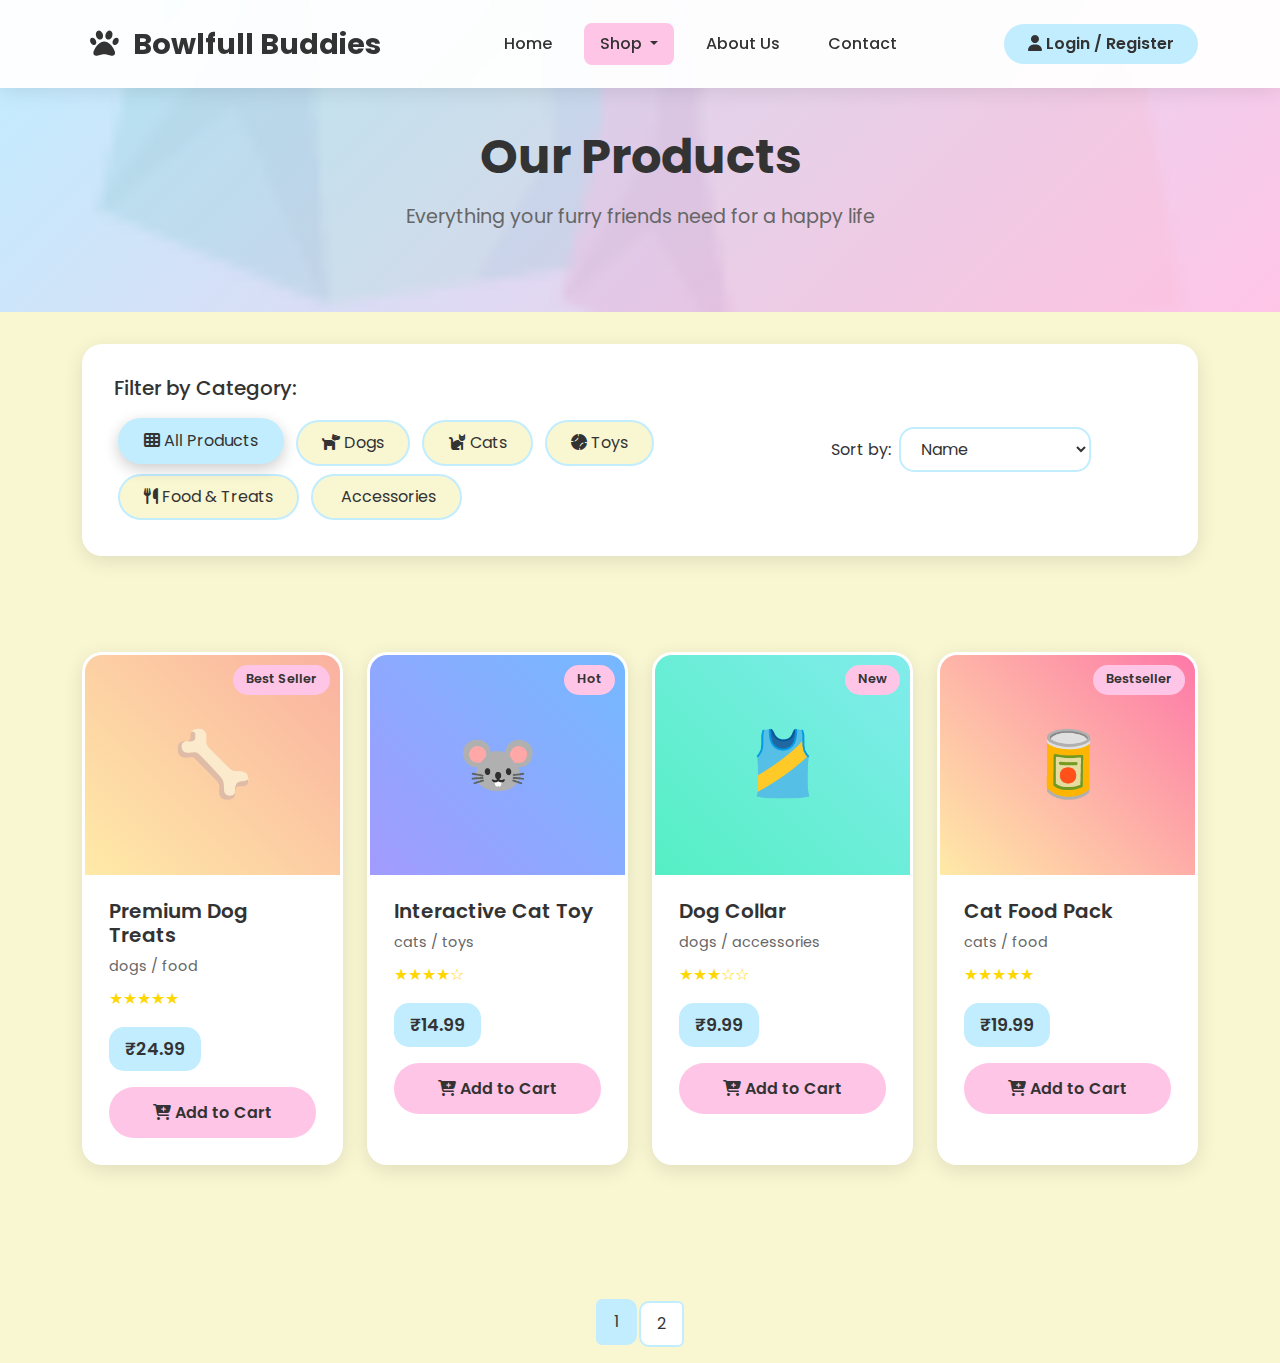
<file: product_view.html>
<!DOCTYPE html>
<html lang="en">

<head>
    <meta charset="UTF-8">
    <meta name="viewport" content="width=device-width, initial-scale=1.0">
    <title>Shop Products - Bowlfull Buddies</title>

    <!-- Bootstrap 5 CSS -->
    <link href="https://cdnjs.cloudflare.com/ajax/libs/bootstrap/5.3.0/css/bootstrap.min.css" rel="stylesheet">
    <!-- Font Awesome for Icons -->
    <link href="https://cdnjs.cloudflare.com/ajax/libs/font-awesome/6.4.0/css/all.min.css" rel="stylesheet">
    <!-- Google Fonts -->
    <link href="https://fonts.googleapis.com/css2?family=Poppins:wght@300;400;600;700&display=swap" rel="stylesheet">

    <style>
        :root {
            --bg-cream: #f9f6d2;
            --accent-blue: #c1edff;
            --highlight-pink: #ffc5e7;
            --text-dark: #333;
            --text-light: #666;
            --shadow: 0 10px 30px rgba(0, 0, 0, 0.1);
            --shadow-hover: 0 15px 40px rgba(0, 0, 0, 0.15);
        }

        * {
            margin: 0;
            padding: 0;
            box-sizing: border-box;
        }

        body {
            font-family: "Poppins", sans-serif;
            background-color: var(--bg-cream);
            color: var(--text-dark);
            line-height: 1.6;
        }

        /* Custom Animations */
        @keyframes fadeInUp {
            from {
                opacity: 0;
                transform: translateY(30px);
            }

            to {
                opacity: 1;
                transform: translateY(0);
            }
        }

        @keyframes bounce {

            0%,
            20%,
            50%,
            80%,
            100% {
                transform: translateY(0);
            }

            40% {
                transform: translateY(-10px);
            }

            60% {
                transform: translateY(-5px);
            }
        }

        .fade-in-up {
            animation: fadeInUp 0.8s ease-out;
        }

        .bounce-hover:hover {
            animation: bounce 0.6s;
        }

        /* Navigation */
        .navbar {
            background: rgba(255, 255, 255, 0.95) !important;
            backdrop-filter: blur(10px);
            box-shadow: 0 2px 20px rgba(0, 0, 0, 0.1);
            padding: 1rem 0;
        }

        .navbar-brand {
            font-size: 1.8rem;
            font-weight: 700;
            color: var(--text-dark) !important;
        }

        .navbar-brand i {
            margin: 0 0.5rem;
        }

        .navbar-nav .nav-link {
            color: var(--text-dark) !important;
            font-weight: 500;
            margin: 0 0.5rem;
            transition: all 0.3s ease;
            border-radius: 8px;
            padding: 0.5rem 1rem !important;
        }

        .navbar-nav .nav-link:hover {
            background: var(--accent-blue);
            color: var(--text-dark) !important;
        }

        .navbar-nav .nav-link.active {
            background: var(--highlight-pink);
            color: var(--text-dark) !important;
        }

        .btn-login {
            background-color: var(--accent-blue);
            border: none;
            color: var(--text-dark);
            font-weight: 600;
            padding: 0.5rem 1.5rem;
            border-radius: 25px;
            transition: all 0.3s ease;
        }

        .btn-login:hover {
            background-color: var(--highlight-pink);
            transform: translateY(-2px);
            box-shadow: 0 5px 15px rgba(0, 0, 0, 0.2);
        }

        .btn-login a {
            color: inherit;
            text-decoration: none;
        }

        /* Page Header */
        .page-header {
            background: linear-gradient(135deg, var(--accent-blue) 0%, var(--highlight-pink) 100%);
            padding: 8rem 0 4rem;
            text-align: center;
            position: relative;
            overflow: hidden;
        }

        .page-header::before {
            content: "";
            position: absolute;
            top: 0;
            left: 0;
            right: 0;
            bottom: 0;
            background: url('data:image/svg+xml,<svg xmlns="http://www.w3.org/2000/svg" viewBox="0 0 100 100"><text y="50" font-size="80">🛍️</text></svg>') center / cover;
            opacity: 0.1;
            z-index: 1;
        }

        .page-header h1 {
            font-size: 3rem;
            font-weight: 700;
            margin-bottom: 1rem;
            position: relative;
            z-index: 2;
        }

        .page-header p {
            font-size: 1.2rem;
            color: var(--text-light);
            position: relative;
            z-index: 2;
        }

        /* Filter Section */
        .filter-section {
            background: white;
            border-radius: 20px;
            padding: 2rem;
            margin: 2rem 0;
            box-shadow: 0 5px 20px rgba(0, 0, 0, 0.1);
        }

        .filter-btn {
            background-color: var(--bg-cream);
            border: 2px solid var(--accent-blue);
            color: var(--text-dark);
            padding: 0.5rem 1.5rem;
            border-radius: 25px;
            margin: 0.25rem;
            transition: all 0.3s ease;
            cursor: pointer;
        }

        .filter-btn:hover,
        .filter-btn.active {
            background-color: var(--accent-blue);
            transform: translateY(-2px);
            box-shadow: 0 5px 15px rgba(0, 0, 0, 0.2);
        }

        .sort-select {
            border: 2px solid var(--accent-blue);
            border-radius: 15px;
            padding: 0.5rem 1rem;
            background-color: white;
            color: var(--text-dark);
        }

        .sort-select:focus {
            outline: none;
            border-color: var(--highlight-pink);
            box-shadow: 0 0 0 3px rgba(255, 197, 231, 0.3);
        }

        /* Product Cards */
        .product-card {
            background: white;
            border-radius: 20px;
            overflow: hidden;
            transition: all 0.3s ease;
            box-shadow: 0 5px 20px rgba(0, 0, 0, 0.1);
            border: 3px solid transparent;
            height: 100%;
        }

        .product-card:hover {
            transform: translateY(-10px);
            border-color: var(--highlight-pink);
            box-shadow: 0 15px 35px rgba(0, 0, 0, 0.2);
        }

        .product-image {
            height: 220px;
            display: flex;
            align-items: center;
            justify-content: center;
            font-size: 4rem;
            position: relative;
            overflow: hidden;
        }

        .product-badge {
            position: absolute;
            top: 10px;
            right: 10px;
            background-color: var(--highlight-pink);
            color: var(--text-dark);
            padding: 0.3rem 0.8rem;
            border-radius: 15px;
            font-size: 0.8rem;
            font-weight: 600;
        }

        .product-card .card-body {
            padding: 1.5rem;
        }

        .product-title {
            font-weight: 600;
            margin-bottom: 0.5rem;
            color: var(--text-dark);
        }

        .product-category {
            color: var(--text-light);
            font-size: 0.9rem;
            margin-bottom: 0.5rem;
        }

        .product-rating {
            color: #ffd700;
            margin-bottom: 1rem;
        }

        .product-price {
            background-color: var(--accent-blue);
            color: var(--text-dark);
            font-weight: 600;
            padding: 0.5rem 1rem;
            border-radius: 15px;
            display: inline-block;
            margin-bottom: 1rem;
            font-size: 1.1rem;
        }

        .btn-cart {
            background-color: var(--highlight-pink);
            border: none;
            color: var(--text-dark);
            font-weight: 600;
            padding: 0.8rem 1.5rem;
            border-radius: 25px;
            transition: all 0.3s ease;
            width: 100%;
        }

        .btn-cart:hover {
            background-color: var(--accent-blue);
            transform: translateY(-2px);
            box-shadow: 0 5px 15px rgba(0, 0, 0, 0.2);
        }

        /* Pagination */
        .pagination {
            margin-top: 3rem;
            justify-content: center;
        }

        .page-link {
            background-color: white;
            border: 2px solid var(--accent-blue);
            color: var(--text-dark);
            padding: 0.5rem 1rem;
            margin: 0 0.2rem;
            border-radius: 10px;
            transition: all 0.3s ease;
        }

        .page-link:hover,
        .page-link.active {
            background-color: var(--accent-blue);
            border-color: var(--accent-blue);
            color: var(--text-dark);
            transform: translateY(-2px);
        }

        /* Section Spacing */
        .section-padding {
            padding: 4rem 0;
        }

        .section-title {
            text-align: center;
            margin-bottom: 3rem;
            font-weight: 600;
            color: var(--text-dark);
        }

        .section-title::after {
            content: "";
            display: block;
            width: 60px;
            height: 3px;
            background: linear-gradient(45deg, var(--accent-blue), var(--highlight-pink));
            margin: 1rem auto;
            border-radius: 2px;
        }

        /* Responsive Design */
        @media (max-width: 768px) {
            .page-header h1 {
                font-size: 2.5rem;
            }

            .filter-section {
                text-align: center;
            }

            .filter-btn {
                margin: 0.5rem 0.25rem;
            }
        }

        /* Loading Animation */
        .loading-card {
            background: linear-gradient(90deg, #f0f0f0 25%, #e0e0e0 50%, #f0f0f0 75%);
            background-size: 200% 100%;
            animation: loading 1.5s infinite;
        }

        @keyframes loading {
            0% {
                background-position: 200% 0;
            }

            100% {
                background-position: -200% 0;
            }
        }
    </style>
</head>

<body>
    <!-- Navigation -->
    <nav class="navbar navbar-expand-lg navbar-light fixed-top">
        <div class="container">
            <a class="navbar-brand bounce-hover" href="index.html">
                <i class="fas fa-paw"></i> Bowlfull Buddies
            </a>

            <button class="navbar-toggler" type="button" data-bs-toggle="collapse" data-bs-target="#navbarNav">
                <span class="navbar-toggler-icon"></span>
            </button>

            <div class="collapse navbar-collapse" id="navbarNav">
                <ul class="navbar-nav mx-auto">
                    <li class="nav-item">
                        <a class="nav-link" href="index.html">Home</a>
                    </li>
                    <li class="nav-item dropdown">
                        <a class="nav-link dropdown-toggle active" href="#" role="button" data-bs-toggle="dropdown">
                            Shop
                        </a>
                        <ul class="dropdown-menu">
                            <li><a class="dropdown-item" href="#" onclick="filterProducts('dogs')"><i
                                        class="fas fa-dog"></i> Dogs</a></li>
                            <li><a class="dropdown-item" href="#" onclick="filterProducts('cats')"><i
                                        class="fas fa-cat"></i> Cats</a></li>
                        </ul>
                    </li>
                    <li class="nav-item">
                        <a class="nav-link" href="about.html">About Us</a>
                    </li>
                    <li class="nav-item">
                        <a class="nav-link" href="contact.html">Contact</a>
                    </li>
                </ul>

                <button class="btn btn-login bounce-hover">
                    <a href="login.html">
                        <i class="fas fa-user"></i> Login / Register
                    </a>
                </button>
            </div>
        </div>
    </nav>

    <!-- Page Header -->
    <section class="page-header">
        <div class="container">
            <h1 class="fade-in-up">Our Products</h1>
            <p class="fade-in-up">Everything your furry friends need for a happy life</p>
        </div>
    </section>

    <!-- Filter Section -->
    <section class="container">
        <div class="filter-section fade-in-up">
            <div class="row align-items-center">
                <div class="col-lg-8">
                    <h5 class="mb-3">Filter by Category:</h5>
                    <button class="filter-btn active" onclick="filterProducts('all')">
                        <i class="fas fa-th"></i> All Products
                    </button>
                    <button class="filter-btn" onclick="filterProducts('dogs')">
                        <i class="fas fa-dog"></i> Dogs
                    </button>
                    <button class="filter-btn" onclick="filterProducts('cats')">
                        <i class="fas fa-cat"></i> Cats
                    </button>
                    <button class="filter-btn" onclick="filterProducts('toys')">
                        <i class="fas fa-baseball-ball"></i> Toys
                    </button>
                    <button class="filter-btn" onclick="filterProducts('food')">
                        <i class="fas fa-utensils"></i> Food & Treats
                    </button>
                    <button class="filter-btn" onclick="filterProducts('accessories')">
                        <i class="fas fa-collar"></i> Accessories
                    </button>
                </div>
                <div class="col-lg-4">
                    <div class="d-flex align-items-center">
                        <label class="me-2">Sort by:</label>
                        <select class="sort-select" onchange="sortProducts(this.value)">
                            <option value="name">Name</option>
                            <option value="price-low">Price: Low to High</option>
                            <option value="price-high">Price: High to Low</option>
                            <option value="rating">Rating</option>
                        </select>
                    </div>
                </div>
            </div>
        </div>
    </section>

    <!-- Products Grid -->
    <section class="section-padding">
        <div class="container">
            <div class="row" id="products-grid">
                <!-- Products will be loaded here -->
            </div>
        </div>
    </section>

    <!-- Pagination -->
    <nav aria-label="Products pagination">
        <ul class="pagination" id="pagination">
            <!-- Pagination will be loaded here -->
        </ul>
    </nav>

    <!-- Bootstrap 5 JS -->
    <script src="https://cdnjs.cloudflare.com/ajax/libs/bootstrap/5.3.0/js/bootstrap.bundle.min.js"></script>

    <script>
        // Sample products data
        const products = [
            {
                id: 1,
                name: "Premium Dog Treats",
                category: "dogs",
                type: "food",
                price: 24.99,
                rating: 5,
                emoji: "🦴",
                gradient: "linear-gradient(45deg, #ffeaa7, #fab1a0)",
                badge: "Best Seller"
            },
            {
                id: 2,
                name: "Interactive Cat Toy",
                category: "cats",
                type: "toys",
                type: "toys",
                price: 14.99,
                rating: 4,
                emoji: "🐭",
                gradient: "linear-gradient(45deg, #a29bfe, #74b9ff)",
                badge: "Hot"
            },
            {
                id: 3,
                name: "Dog Collar",
                category: "dogs",
                type: "accessories",
                price: 9.99,
                rating: 3,
                emoji: "🎽",
                gradient: "linear-gradient(45deg, #55efc4, #81ecec)",
                badge: "New"
            },
            {
                id: 4,
                name: "Cat Food Pack",
                category: "cats",
                type: "food",
                price: 19.99,
                rating: 5,
                emoji: "🥫",
                gradient: "linear-gradient(45deg, #ffeaa7, #fd79a8)",
                badge: "Bestseller"
            },
            {
                id: 5,
                name: "Chew Toy",
                category: "dogs",
                type: "toys",
                price: 7.99,
                rating: 4,
                emoji: "🧸",
                gradient: "linear-gradient(45deg, #e17055, #fdcb6e)",
                badge: "Fun"
            },
            {
                id: 6,
                name: "Cat Collar",
                category: "cats",
                type: "accessories",
                price: 8.99,
                rating: 4,
                emoji: "🎀",
                gradient: "linear-gradient(45deg, #fab1a0, #ff7675)",
                badge: "Trending"
            }
        ];

        let filteredProducts = [...products];
        let currentPage = 1;
        const itemsPerPage = 4;

        function renderProducts() {
            const grid = document.getElementById("products-grid");
            grid.innerHTML = "";

            const start = (currentPage - 1) * itemsPerPage;
            const end = start + itemsPerPage;
            const currentItems = filteredProducts.slice(start, end);

            currentItems.forEach(product => {
                const card = document.createElement("div");
                card.className = "col-md-6 col-lg-4 col-xl-3 mb-4";
                card.innerHTML = `
          <div class="product-card h-100">
            <div class="product-image" style="background: ${product.gradient}">
              ${product.emoji}
              <span class="product-badge">${product.badge}</span>
            </div>
            <div class="card-body">
              <h5 class="product-title">${product.name}</h5>
              <p class="product-category">${product.category} / ${product.type}</p>
              <div class="product-rating">${'★'.repeat(product.rating)}${'☆'.repeat(5 - product.rating)}</div>
              <div class="product-price">₹${product.price.toFixed(2)}</div>
              <button class="btn-cart bounce-hover"><i class="fas fa-cart-plus"></i> Add to Cart</button>
            </div>
          </div>
        `;
                grid.appendChild(card);
            });

            renderPagination();
        }

        function filterProducts(filter) {
            document.querySelectorAll(".filter-btn").forEach(btn => btn.classList.remove("active"));
            event.target.classList.add("active");

            if (filter === 'all') {
                filteredProducts = [...products];
            } else {
                filteredProducts = products.filter(p => p.category === filter || p.type === filter);
            }

            currentPage = 1;
            renderProducts();
        }

        function sortProducts(value) {
            switch (value) {
                case "name":
                    filteredProducts.sort((a, b) => a.name.localeCompare(b.name));
                    break;
                case "price-low":
                    filteredProducts.sort((a, b) => a.price - b.price);
                    break;
                case "price-high":
                    filteredProducts.sort((a, b) => b.price - a.price);
                    break;
                case "rating":
                    filteredProducts.sort((a, b) => b.rating - a.rating);
                    break;
            }
            renderProducts();
        }

        function renderPagination() {
            const pagination = document.getElementById("pagination");
            pagination.innerHTML = "";

            const totalPages = Math.ceil(filteredProducts.length / itemsPerPage);
            for (let i = 1; i <= totalPages; i++) {
                const li = document.createElement("li");
                li.className = "page-item";
                const btn = document.createElement("button");
                btn.className = `page-link ${i === currentPage ? "active" : ""}`;
                btn.innerText = i;
                btn.onclick = () => {
                    currentPage = i;
                    renderProducts();
                };
                li.appendChild(btn);
                pagination.appendChild(li);
            }
        }

        // Initial Render
        window.onload = renderProducts;
    </script>
</body>

</html>
</file>
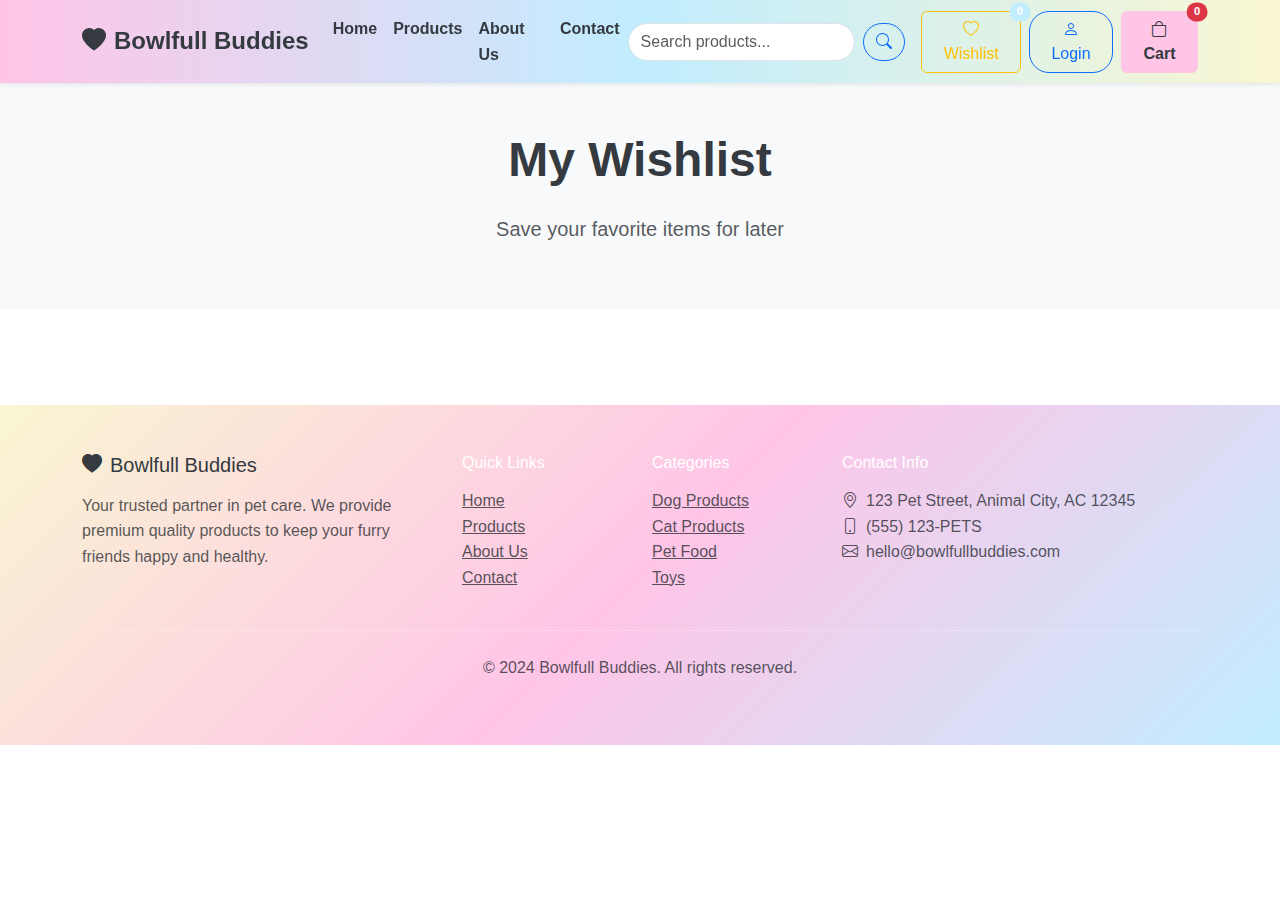
<file: wishlist.html>
<!DOCTYPE html>
<html lang="en">
<head>
    <meta charset="UTF-8">
    <meta name="viewport" content="width=device-width, initial-scale=1.0">
    <title>Wishlist - Bowlfull Buddies</title>
    
    <!-- Bootstrap 5 CSS -->
    <link href="https://cdn.jsdelivr.net/npm/bootstrap@5.3.0/dist/css/bootstrap.min.css" rel="stylesheet">
    <!-- Bootstrap Icons -->
    <link rel="stylesheet" href="https://cdn.jsdelivr.net/npm/bootstrap-icons@1.10.0/font/bootstrap-icons.css">
    <!-- Custom CSS -->
    <link rel="stylesheet" href="styles.css">
</head>
<body>
    <!-- Navigation -->
    <nav class="navbar navbar-expand-lg navbar-light bg-white shadow-sm sticky-top">
        <div class="container">
            <a class="navbar-brand fw-bold text-primary" href="index.html">
                <i class="bi bi-heart-fill me-2"></i>Bowlfull Buddies
            </a>
            
            <button class="navbar-toggler" type="button" data-bs-toggle="collapse" data-bs-target="#navbarNav">
                <span class="navbar-toggler-icon"></span>
            </button>
            
            <div class="collapse navbar-collapse" id="navbarNav">
                <ul class="navbar-nav me-auto">
                    <li class="nav-item">
                        <a class="nav-link" href="index.html">Home</a>
                    </li>
                    <li class="nav-item">
                        <a class="nav-link" href="products.html">Products</a>
                    </li>
                    <li class="nav-item">
                        <a class="nav-link" href="about.html">About Us</a>
                    </li>
                    <li class="nav-item">
                        <a class="nav-link" href="contact.html">Contact</a>
                    </li>
                </ul>
                
                <form class="d-flex me-3" role="search">
                    <input class="form-control me-2" type="search" placeholder="Search products..." aria-label="Search" id="search-input">
                    <button class="btn btn-outline-primary" type="submit" id="search-btn">
                        <i class="bi bi-search"></i>
                    </button>
                </form>
                
                <div class="d-flex align-items-center">
                    <a href="wishlist.html" class="btn btn-outline-warning me-2 position-relative">
                        <i class="bi bi-heart"></i> Wishlist
                        <span class="position-absolute top-0 start-100 translate-middle badge rounded-pill bg-warning" id="wishlist-count">
                            0
                        </span>
                    </a>
                    <a href="login.html" class="btn btn-outline-primary me-2">
                        <i class="bi bi-person"></i> Login
                    </a>
                    <a href="cart.html" class="btn btn-primary position-relative">
                        <i class="bi bi-bag"></i> Cart
                        <span class="position-absolute top-0 start-100 translate-middle badge rounded-pill bg-danger" id="cart-count">
                            0
                        </span>
                    </a>
                </div>
            </div>
        </div>
    </nav>

    <!-- Page Header -->
    <section class="py-5 bg-light">
        <div class="container">
            <div class="row">
                <div class="col-12">
                    <h1 class="display-5 fw-bold text-center mb-4 fade-in">My Wishlist</h1>
                    <p class="lead text-center text-muted">Save your favorite items for later</p>
                </div>
            </div>
        </div>
    </section>

    <!-- Wishlist Content -->
    <section class="py-5">
        <div class="container">
            <div class="row" id="wishlist-items">
                <!-- Wishlist items will be loaded by JavaScript -->
            </div>
        </div>
    </section>

    <!-- Empty Wishlist Message -->
    <section class="py-5 text-center" id="empty-wishlist" style="display: none;">
        <div class="container">
            <div class="row justify-content-center">
                <div class="col-md-6">
                    <i class="bi bi-heart display-1 text-muted mb-4"></i>
                    <h2 class="mb-4">Your wishlist is empty</h2>
                    <p class="text-muted mb-4">Start adding items you love to your wishlist!</p>
                    <a href="products.html" class="btn btn-primary btn-lg">
                        <i class="bi bi-bag me-2"></i>Browse Products
                    </a>
                </div>
            </div>
        </div>
    </section>

    <!-- Footer -->
    <footer class="bg-dark text-white py-5">
        <div class="container">
            <div class="row g-4">
                <div class="col-lg-4">
                    <h5 class="mb-3">
                        <i class="bi bi-heart-fill me-2"></i>Bowlfull Buddies
                    </h5>
                    <p class="text-muted">Your trusted partner in pet care. We provide premium quality products to keep your furry friends happy and healthy.</p>
                </div>
                <div class="col-lg-2">
                    <h6 class="mb-3">Quick Links</h6>
                    <ul class="list-unstyled">
                        <li><a href="index.html" class="text-muted">Home</a></li>
                        <li><a href="products.html" class="text-muted">Products</a></li>
                        <li><a href="about.html" class="text-muted">About Us</a></li>
                        <li><a href="contact.html" class="text-muted">Contact</a></li>
                    </ul>
                </div>
                <div class="col-lg-2">
                    <h6 class="mb-3">Categories</h6>
                    <ul class="list-unstyled">
                        <li><a href="products.html?category=dogs" class="text-muted">Dog Products</a></li>
                        <li><a href="products.html?category=cats" class="text-muted">Cat Products</a></li>
                        <li><a href="products.html?category=food" class="text-muted">Pet Food</a></li>
                        <li><a href="products.html?category=toys" class="text-muted">Toys</a></li>
                    </ul>
                </div>
                <div class="col-lg-4">
                    <h6 class="mb-3">Contact Info</h6>
                    <ul class="list-unstyled text-muted">
                        <li><i class="bi bi-geo-alt me-2"></i>123 Pet Street, Animal City, AC 12345</li>
                        <li><i class="bi bi-phone me-2"></i>(555) 123-PETS</li>
                        <li><i class="bi bi-envelope me-2"></i>hello@bowlfullbuddies.com</li>
                    </ul>
                </div>
            </div>
            <hr class="my-4">
            <div class="text-center text-muted">
                <p>&copy; 2024 Bowlfull Buddies. All rights reserved.</p>
            </div>
        </div>
    </footer>

    <!-- Bootstrap 5 JS -->
    <script src="https://cdn.jsdelivr.net/npm/bootstrap@5.3.0/dist/js/bootstrap.bundle.min.js"></script>
    <!-- Custom JS -->
    <script src="script.js"></script>
</body>
</html>
</file>
<file: css/styles.css>
:root {
  --bg-cream: #f9f6d2;
  --accent-blue: #c1edff;
  --highlight-pink: #ffc5e7;
  --text-dark: #333;
  --text-light: #666;
  --shadow: 0 10px 30px rgba(0, 0, 0, 0.1);
  --shadow-hover: 0 15px 40px rgba(0, 0, 0, 0.15);
}

* {
  margin: 0;
  padding: 0;
  box-sizing: border-box;
}

body {
  font-family: 'Poppins', sans-serif;
  background-color: var(--bg-cream);
  color: var(--text-dark);
  line-height: 1.6;
}



/* Custom Animations */
@keyframes fadeInUp {
  from {
    opacity: 0;
    transform: translateY(30px);
  }

  to {
    opacity: 1;
    transform: translateY(0);
  }
}

@keyframes bounce {

  0%,
  20%,
  50%,
  80%,
  100% {
    transform: translateY(0);
  }

  40% {
    transform: translateY(-10px);
  }

  60% {
    transform: translateY(-5px);
  }
}

.fade-in-up {
  animation: fadeInUp 0.8s ease-out;
}

.bounce-hover:hover {
  animation: bounce 0.6s;
}

/* Navigation */
.navbar {
  background: rgba(255, 255, 255, 0.95) !important;
  backdrop-filter: blur(10px);
  box-shadow: 0 2px 20px rgba(0, 0, 0, 0.1);
  padding: 1rem 0;
}

.navbar-brand {
  font-size: 1.8rem;
  font-weight: 700;
  color: var(--text-dark) !important;
}

.navbar-brand i {
  margin: 0 0.5rem;
}

.navbar-nav .nav-link {
  color: var(--text-dark) !important;
  font-weight: 500;
  margin: 0 0.5rem;
  transition: all 0.3s ease;
  border-radius: 8px;
  padding: 0.5rem 1rem !important;
}

.navbar-nav .nav-link:hover {
  background: var(--accent-blue);
  color: var(--text-dark) !important;
}

.navbar-nav .nav-link.active {
  background: var(--highlight-pink);
  color: var(--text-dark) !important;
}


.btn-login {
  background-color: var(--accent-blue);
  border: none;
  color: var(--text-dark);
  font-weight: 600;
  padding: 0.5rem 1.5rem;
  border-radius: 25px;
  transition: all 0.3s ease;
}

.btn-login:hover {
  background-color: var(--highlight-pink);
  transform: translateY(-2px);
  box-shadow: 0 5px 15px rgba(0, 0, 0, 0.2);
}

/* Hero Section */
.hero {
  background: linear-gradient(135deg, var(--accent-blue) 0%, var(--highlight-pink) 100%);
  min-height: 70vh;
  display: flex;
  align-items: center;
  position: relative;
  overflow: hidden;
}

.hero::before {
  content: '';
  position: absolute;
  top: 0;
  left: 0;
  right: 0;
  bottom: 0;
  background: url('data:image/svg+xml,<svg xmlns="http://www.w3.org/2000/svg" viewBox="0 0 100 100"><text y="50" font-size="80">🐕🐱</text></svg>') center/cover;
  opacity: 0.1;
  z-index: 1;
}

.hero-content {
  position: relative;
  z-index: 2;
}

.hero h1 {
  font-size: 3.5rem;
  font-weight: 700;
  margin-bottom: 1.5rem;
  text-shadow: 2px 2px 4px rgba(0, 0, 0, 0.1);
}

.hero p {
  font-size: 1.3rem;
  margin-bottom: 2rem;
  color: var(--text-light);
}

.btn-cta {
  background-color: var(--accent-blue);
  border: none;
  color: var(--text-dark);
  font-weight: 600;
  padding: 1rem 2.5rem;
  border-radius: 50px;
  font-size: 1.1rem;
  transition: all 0.3s ease;
  box-shadow: 0 5px 15px rgba(0, 0, 0, 0.2);
}

.btn-cta:hover {
  background-color: var(--highlight-pink);
  transform: translateY(-3px);
  box-shadow: 0 8px 25px rgba(0, 0, 0, 0.3);
}

/* Category Cards */
.category-card {
  background: white;
  border-radius: 20px;
  overflow: hidden;
  transition: all 0.3s ease;
  box-shadow: 0 5px 20px rgba(0, 0, 0, 0.1);
  border: 3px solid transparent;
}

.category-card:hover {
  transform: translateY(-10px);
  border-color: var(--highlight-pink);
  box-shadow: 0 15px 35px rgba(0, 0, 0, 0.2);
}

.category-card img {
  width: 100%;
  height: 250px;
  object-fit: cover;
}

.category-card .card-body {
  padding: 2rem;
  text-align: center;
}

.category-card h5 {
  font-weight: 600;
  margin-bottom: 1rem;
  color: var(--text-dark);
}

/* Product Cards */
.product-card {
  background: white;
  border-radius: 15px;
  overflow: hidden;
  transition: all 0.3s ease;
  box-shadow: 0 5px 15px rgba(0, 0, 0, 0.1);
}

.product-card:hover {
  transform: translateY(-5px);
  box-shadow: 0 10px 25px rgba(0, 0, 0, 0.2);
}

.product-card img {
  width: 100%;
  height: 200px;
  object-fit: cover;
}

.product-card .card-body {
  padding: 1.5rem;
}

.product-price {
  background-color: var(--highlight-pink);
  color: var(--text-dark);
  font-weight: 600;
  padding: 0.3rem 0.8rem;
  border-radius: 15px;
  display: inline-block;
  margin-bottom: 1rem;
}

.btn-cart {
  background-color: var(--accent-blue);
  border: none;
  color: var(--text-dark);
  font-weight: 500;
  padding: 0.5rem 1.5rem;
  border-radius: 20px;
  transition: all 0.3s ease;
  width: 100%;
}

.btn-cart:hover {
  background-color: var(--highlight-pink);
  transform: translateY(-2px);
}

/* Testimonials */
.testimonial-card {
  background: var(--highlight-pink);
  border-radius: 20px;
  padding: 2rem;
  margin: 1rem;
  box-shadow: 0 5px 20px rgba(0, 0, 0, 0.1);
  transition: transform 0.3s ease;
}

.testimonial-card:hover {
  transform: translateY(-5px);
}

.testimonial-card .stars {
  color: #ffd700;
  margin-bottom: 1rem;
}

/* Newsletter */
.newsletter {
  background: var(--accent-blue);
  padding: 4rem 0;
  border-radius: 30px;
  margin: 2rem 0;
}

.newsletter input {
  border: none;
  border-radius: 25px;
  padding: 0.8rem 1.5rem;
  margin-right: 1rem;
  box-shadow: 0 3px 10px rgba(0, 0, 0, 0.1);
}

.btn-subscribe {
  background-color: var(--highlight-pink);
  border: none;
  color: var(--text-dark);
  font-weight: 600;
  padding: 0.8rem 2rem;
  border-radius: 25px;
  transition: all 0.3s ease;
}

.btn-subscribe:hover {
  background-color: white;
  transform: translateY(-2px);
  box-shadow: 0 5px 15px rgba(0, 0, 0, 0.2);
}

/* Footer */
.footer {
  background-color: var(--bg-cream);
  padding: 3rem 0 2rem;
  border-top: 1px solid rgba(0, 0, 0, 0.1);
}

.footer h6 {
  font-weight: 600;
  color: var(--text-dark);
  margin-bottom: 1rem;
}

.footer a {
  color: var(--text-light);
  text-decoration: none;
  transition: color 0.3s ease;
}

.footer a:hover {
  color: var(--text-dark);
}

.social-icons a {
  display: inline-block;
  width: 40px;
  height: 40px;
  background-color: var(--accent-blue);
  color: var(--text-dark);
  text-align: center;
  line-height: 40px;
  border-radius: 50%;
  margin-right: 0.5rem;
  transition: all 0.3s ease;
}

.social-icons a:hover {
  background-color: var(--highlight-pink);
  transform: translateY(-3px);
}

/* Responsive Design */
@media (max-width: 768px) {
  .hero h1 {
    font-size: 2.5rem;
  }

  .hero p {
    font-size: 1.1rem;
  }

  .newsletter input {
    margin-bottom: 1rem;
    margin-right: 0;
    width: 100%;
  }
}

/* Section Spacing */
.section-padding {
  padding: 4rem 0;
}

.section-title {
  text-align: center;
  margin-bottom: 3rem;
  font-weight: 600;
  color: var(--text-dark);
}

.btn-login a {
  color: inherit;
  text-decoration: none;
}

.section-title::after {
  content: '';
  display: block;
  width: 60px;
  height: 3px;
  background: linear-gradient(45deg, var(--accent-blue), var(--highlight-pink));
  margin: 1rem auto;
  border-radius: 2px;
}
</file>
<file: css/about.css>
/* About page specific styles */
:root {
  --bg-primary: #f9f6d2;
  --bg-secondary: #c1edff;
  --accent-pink: #ffc5e7;
  --text-dark: #2c3e50;
  --text-light: #5a6c7d;
  --border-radius: 15px;
  --box-shadow: 0 8px 25px rgba(0, 0, 0, 0.1);
  --transition: all 0.3s ease;
}

* {
  margin: 0;
  padding: 0;
  box-sizing: border-box;
}

body {
  font-family: "Poppins", sans-serif;
  background-color: var(--bg-primary);
  color: var(--text-dark);
  line-height: 1.6;
  overflow-x: hidden;
}

/* Hero Section */
.hero-section {
  background: linear-gradient(135deg, var(--bg-secondary) 0%, var(--accent-pink) 100%);
  padding: 100px 0;
  text-align: center;
  position: relative;
  overflow: hidden;
}

.hero-section::before {
  content: "";
  position: absolute;
  top: 0;
  left: 0;
  right: 0;
  bottom: 0;
  background: url('data:image/svg+xml,<svg xmlns="http://www.w3.org/2000/svg" viewBox="0 0 100 100"><circle cx="20" cy="20" r="2" fill="%23ffffff" opacity="0.3"/><circle cx="80" cy="40" r="1.5" fill="%23ffffff" opacity="0.2"/><circle cx="40" cy="80" r="1" fill="%23ffffff" opacity="0.4"/></svg>');
  animation: float 20s infinite linear;
}

@keyframes float {
  0% {
    transform: translateY(0px) rotate(0deg);
  }

  100% {
    transform: translateY(-100px) rotate(360deg);
  }
}

.hero-content {
  position: relative;
  z-index: 2;
}

.hero-title {
  font-size: 3.5rem;
  font-weight: 700;
  margin-bottom: 1rem;
  color: var(--text-dark);
  animation: fadeInUp 1s ease;
}

.hero-subtitle {
  font-size: 1.3rem;
  color: var(--text-light);
  margin-bottom: 2rem;
  animation: fadeInUp 1s ease 0.2s both;
}

.pet-icons {
  font-size: 3rem;
  margin-top: 2rem;
  animation: fadeInUp 1s ease 0.4s both;
}

.pet-icons i {
  margin: 0 1rem;
  color: var(--accent-pink);
  animation: bounce 2s infinite;
}

@keyframes fadeInUp {
  from {
    opacity: 0;
    transform: translateY(30px);
  }

  to {
    opacity: 1;
    transform: translateY(0);
  }
}

@keyframes bounce {
  0%,
  20%,
  50%,
  80%,
  100% {
    transform: translateY(0);
  }

  40% {
    transform: translateY(-10px);
  }

  60% {
    transform: translateY(-5px);
  }
}

/* Section Styles */
.section-padding {
  padding: 80px 0;
}

.section-title {
  text-align: center;
  font-size: 2.5rem;
  font-weight: 600;
  margin-bottom: 3rem;
  color: var(--text-dark);
  position: relative;
}

.section-title::after {
  content: "";
  position: absolute;
  bottom: -10px;
  left: 50%;
  transform: translateX(-50%);
  width: 60px;
  height: 4px;
  background: linear-gradient(90deg, var(--bg-secondary), var(--accent-pink));
  border-radius: 2px;
}

/* Mission & Vision Cards */
.mission-card {
  background: var(--bg-secondary);
  border-radius: var(--border-radius);
  padding: 2rem;
  text-align: center;
  box-shadow: var(--box-shadow);
  transition: var(--transition);
  margin-bottom: 2rem;
  opacity: 0;
  transform: translateY(30px);
}

.mission-card:hover {
  transform: translateY(-10px);
  box-shadow: 0 15px 35px rgba(0, 0, 0, 0.15);
}

.mission-card.animate {
  opacity: 1;
  transform: translateY(0);
}

.mission-icon {
  font-size: 3rem;
  color: var(--accent-pink);
  margin-bottom: 1rem;
  animation: pulse 2s infinite;
}

@keyframes pulse {
  0% {
    transform: scale(1);
  }

  50% {
    transform: scale(1.1);
  }

  100% {
    transform: scale(1);
  }
}

.mission-title {
  font-size: 1.3rem;
  font-weight: 600;
  margin-bottom: 1rem;
  color: var(--text-dark);
}

/* Our Story Section */
.story-section {
  background: rgba(255, 255, 255, 0.5);
  border-radius: var(--border-radius);
  padding: 3rem;
  margin: 2rem 0;
  border-left: 5px solid var(--accent-pink);
  box-shadow: var(--box-shadow);
}

.story-content {
  display: flex;
  align-items: center;
  gap: 2rem;
  flex-wrap: wrap;
}

.story-text {
  flex: 1;
  min-width: 300px;
}

.story-image {
  width: 200px;
  height: 200px;
  border-radius: 50%;
  background: linear-gradient(135deg, var(--bg-secondary), var(--accent-pink));
  display: flex;
  align-items: center;
  justify-content: center;
  font-size: 4rem;
  color: white;
  box-shadow: var(--box-shadow);
  animation: rotate 10s linear infinite;
}

@keyframes rotate {
  from {
    transform: rotate(0deg);
  }

  to {
    transform: rotate(360deg);
  }
}

/* Team Section */
.team-card {
  background: white;
  border-radius: var(--border-radius);
  padding: 2rem;
  text-align: center;
  box-shadow: var(--box-shadow);
  transition: var(--transition);
  margin-bottom: 2rem;
}

.team-card:hover {
  transform: translateY(-5px);
  box-shadow: 0 15px 35px rgba(0, 0, 0, 0.15);
}

.team-avatar {
  width: 120px;
  height: 120px;
  border-radius: 50%;
  background: linear-gradient(135deg, var(--bg-secondary), var(--accent-pink));
  margin: 0 auto 1rem;
  display: flex;
  align-items: center;
  justify-content: center;
  font-size: 2.5rem;
  color: white;
  border: 4px solid var(--accent-pink);
}

/* Why Choose Us */
.feature-item {
  display: flex;
  align-items: center;
  gap: 1rem;
  margin-bottom: 2rem;
  padding: 1.5rem;
  background: rgba(255, 255, 255, 0.7);
  border-radius: var(--border-radius);
  transition: var(--transition);
}

.feature-item:hover {
  background: var(--bg-secondary);
  transform: translateX(10px);
}

.feature-icon {
  width: 60px;
  height: 60px;
  background: var(--accent-pink);
  border-radius: 50%;
  display: flex;
  align-items: center;
  justify-content: center;
  font-size: 1.5rem;
  color: white;
  flex-shrink: 0;
}

/* CTA Section */
.cta-section {
  background: linear-gradient(135deg, var(--bg-secondary), var(--accent-pink));
  padding: 60px 0;
  text-align: center;
  border-radius: var(--border-radius);
  margin: 2rem 0;
}

.cta-btn {
  background: var(--bg-secondary);
  color: var(--text-dark);
  border: none;
  padding: 1rem 2rem;
  font-size: 1.1rem;
  font-weight: 600;
  border-radius: var(--border-radius);
  text-decoration: none;
  display: inline-block;
  transition: var(--transition);
  box-shadow: var(--box-shadow);
}

.cta-btn:hover {
  background: var(--accent-pink);
  color: white;
  transform: translateY(-3px);
  box-shadow: 0 15px 35px rgba(0, 0, 0, 0.15);
}

/* Responsive Design */
@media (max-width: 768px) {
  .hero-title {
    font-size: 2.5rem;
  }

  .hero-subtitle {
    font-size: 1.1rem;
  }

  .story-content {
    flex-direction: column;
    text-align: center;
  }

  .story-image {
    width: 150px;
    height: 150px;
  }

  .section-title {
    font-size: 2rem;
  }

  .feature-item {
    flex-direction: column;
    text-align: center;
  }
}
</file>
<file: css/contact.css>
/* Contact page specific styles */
:root {
  --bg-color: #f9f6d2;
  --accent-blue: #c1edff;
  --highlight-pink: #ffc5e7;
  --text-dark: #2c3e50;
  --text-muted: #6c757d;
  --shadow: 0 10px 30px rgba(0, 0, 0, 0.1);
  --shadow-hover: 0 15px 40px rgba(0, 0, 0, 0.15);
}

* {
  margin: 0;
  padding: 0;
  box-sizing: border-box;
}

body {
  font-family: "Poppins", sans-serif;
  background: linear-gradient(135deg, var(--bg-color) 0%, #f0ed9a 100%);
  color: var(--text-dark);
  line-height: 1.6;
  overflow-x: hidden;
}

/* Animated background elements */
.bg-decoration {
  position: fixed;
  top: 0;
  left: 0;
  width: 100%;
  height: 100%;
  z-index: -1;
  overflow: hidden;
}

.floating-element {
  position: absolute;
  opacity: 0.08;
  animation: float 8s ease-in-out infinite;
  color: var(--highlight-pink);
}

.floating-element:nth-child(1) {
  top: 15%;
  left: 5%;
  animation-delay: 0s;
  font-size: 3rem;
}
.floating-element:nth-child(2) {
  top: 25%;
  right: 10%;
  animation-delay: 3s;
  font-size: 2.5rem;
}
.floating-element:nth-child(3) {
  bottom: 30%;
  left: 15%;
  animation-delay: 6s;
  font-size: 2rem;
}
.floating-element:nth-child(4) {
  bottom: 15%;
  right: 20%;
  animation-delay: 2s;
  font-size: 2.8rem;
}
.floating-element:nth-child(5) {
  top: 60%;
  left: 80%;
  animation-delay: 4s;
  font-size: 2.2rem;
}

@keyframes float {
  0%,
  100% {
    transform: translateY(0px) rotate(0deg);
  }
  33% {
    transform: translateY(-25px) rotate(3deg);
  }
  66% {
    transform: translateY(-15px) rotate(-2deg);
  }
}

/* Page header */
.page-header {
  padding: 4rem 0 2rem;
  text-align: center;
  animation: fadeInDown 1s ease-out;
}

.page-title {
  font-size: 3rem;
  font-weight: 700;
  color: var(--text-dark);
  margin-bottom: 1rem;
  text-shadow: 2px 2px 4px rgba(0, 0, 0, 0.1);
}

.page-subtitle {
  font-size: 1.2rem;
  color: var(--text-muted);
  font-weight: 300;
  max-width: 600px;
  margin: 0 auto;
}

/* Main content */
.contact-section {
  padding: 3rem 0;
}

.contact-form-card {
  background: rgba(255, 255, 255, 0.95);
  backdrop-filter: blur(10px);
  border-radius: 20px;
  box-shadow: var(--shadow);
  padding: 2.5rem;
  margin-bottom: 2rem;
  border: 1px solid rgba(255, 255, 255, 0.2);
  opacity: 0;
  transform: translateY(30px);
  animation: fadeInUp 1s ease-out 0.3s forwards;
}

.contact-info-card {
  background: rgba(255, 255, 255, 0.95);
  backdrop-filter: blur(10px);
  border-radius: 20px;
  box-shadow: var(--shadow);
  padding: 2.5rem;
  margin-bottom: 2rem;
  border: 1px solid rgba(255, 255, 255, 0.2);
  opacity: 0;
  transform: translateY(30px);
  animation: fadeInUp 1s ease-out 0.6s forwards;
}

.card-hover:hover {
  box-shadow: var(--shadow-hover);
  transform: translateY(-5px);
  transition: all 0.3s ease;
}

.section-title {
  font-size: 1.8rem;
  font-weight: 600;
  color: var(--text-dark);
  margin-bottom: 1.5rem;
  text-align: center;
  position: relative;
}

.section-title::after {
  content: "";
  position: absolute;
  bottom: -8px;
  left: 50%;
  transform: translateX(-50%);
  width: 60px;
  height: 3px;
  background: linear-gradient(90deg, var(--accent-blue), var(--highlight-pink));
  border-radius: 2px;
}

/* Form styles */
.form-group {
  margin-bottom: 1.5rem;
}

.form-label {
  font-weight: 500;
  color: var(--text-dark);
  margin-bottom: 0.5rem;
  display: block;
}

.form-control {
  border: 2px solid var(--accent-blue);
  border-radius: 12px;
  padding: 0.75rem 1rem;
  font-size: 1rem;
  transition: all 0.3s ease;
  background: rgba(255, 255, 255, 0.8);
}

.form-control:focus {
  border-color: var(--highlight-pink);
  box-shadow: 0 0 0 0.2rem rgba(255, 197, 231, 0.25);
  background: white;
  transform: scale(1.02);
}

.form-control:hover {
  border-color: var(--highlight-pink);
}

.form-control.is-invalid {
  border-color: #dc3545;
}

.invalid-feedback {
  display: block;
  color: #dc3545;
  font-size: 0.875rem;
  margin-top: 0.25rem;
}

textarea.form-control {
  resize: vertical;
  min-height: 120px;
}

/* Submit button */
.btn-submit {
  background: linear-gradient(135deg, var(--accent-blue) 0%, #a8e6ff 100%);
  border: none;
  border-radius: 12px;
  padding: 0.75rem 2rem;
  font-weight: 600;
  color: var(--text-dark);
  font-size: 1.1rem;
  transition: all 0.3s ease;
  position: relative;
  overflow: hidden;
  width: 100%;
}

.btn-submit:hover {
  background: linear-gradient(135deg, var(--highlight-pink) 0%, #ffb3e1 100%);
  transform: translateY(-2px);
  box-shadow: 0 8px 25px rgba(255, 197, 231, 0.4);
}

.btn-submit:active {
  transform: translateY(0);
}

/* Contact info items */
.contact-info-item {
  display: flex;
  align-items: center;
  padding: 1rem;
  background: var(--accent-blue);
  border-radius: 12px;
  margin-bottom: 1rem;
  transition: all 0.3s ease;
  cursor: pointer;
}

.contact-info-item:hover {
  background: var(--highlight-pink);
  transform: translateX(10px);
}

.contact-info-item i {
  font-size: 1.5rem;
  color: var(--text-dark);
  margin-right: 1rem;
  width: 40px;
  text-align: center;
}

.contact-info-text h5 {
  margin: 0;
  font-weight: 600;
  color: var(--text-dark);
}

.contact-info-text p {
  margin: 0;
  color: var(--text-muted);
  font-size: 0.9rem;
}

/* Map container */
.map-container {
  background: rgba(255, 255, 255, 0.95);
  backdrop-filter: blur(10px);
  border-radius: 20px;
  box-shadow: var(--shadow);
  padding: 2rem;
  margin-top: 2rem;
  border: 1px solid rgba(255, 255, 255, 0.2);
  opacity: 0;
  transform: translateY(30px);
  animation: fadeInUp 1s ease-out 0.9s forwards;
}

.map-frame {
  width: 100%;
  height: 300px;
  border: none;
  border-radius: 12px;
}

/* Loading state */
.btn-loading {
  position: relative;
  color: transparent !important;
}

.btn-loading::after {
  content: "";
  position: absolute;
  width: 20px;
  height: 20px;
  top: 50%;
  left: 50%;
  margin-left: -10px;
  margin-top: -10px;
  border: 2px solid #ffffff;
  border-radius: 50%;
  border-top-color: transparent;
  animation: spin 1s linear infinite;
}

@keyframes spin {
  to {
    transform: rotate(360deg);
  }
}

/* Animations */
@keyframes fadeInDown {
  from {
    opacity: 0;
    transform: translateY(-30px);
  }
  to {
    opacity: 1;
    transform: translateY(0);
  }
}

@keyframes fadeInUp {
  from {
    opacity: 0;
    transform: translateY(30px);
  }
  to {
    opacity: 1;
    transform: translateY(0);
  }
}

/* Success/Error messages */
.alert-custom {
  border-radius: 12px;
  border: none;
  padding: 1rem 1.5rem;
  margin-bottom: 1rem;
  font-weight: 500;
}

.alert-success-custom {
  background: linear-gradient(135deg, #d4edda 0%, #c3e6cb 100%);
  color: #155724;
}

.alert-error-custom {
  background: linear-gradient(135deg, #f8d7da 0%, #f5c6cb 100%);
  color: #721c24;
}

/* Responsive design */
@media (max-width: 768px) {
  .page-title {
    font-size: 2.2rem;
  }

  .contact-form-card,
  .contact-info-card {
    padding: 2rem 1.5rem;
  }

  .section-title {
    font-size: 1.5rem;
  }

  .contact-info-item {
    flex-direction: column;
    text-align: center;
  }

  .contact-info-item i {
    margin-right: 0;
    margin-bottom: 0.5rem;
  }

  .footer-content {
    grid-template-columns: 1fr;
    text-align: center;
  }

  .social-icons {
    justify-content: center;
  }
}

@media (max-width: 480px) {
  .page-header {
    padding: 2rem 0 1rem;
  }

  .page-title {
    font-size: 1.8rem;
  }

  .contact-form-card,
  .contact-info-card {
    padding: 1.5rem 1rem;
  }

  .navbar-brand {
    font-size: 1.5rem;
  }
}

/* Scroll reveal animation */
.scroll-reveal {
  opacity: 0;
  transform: translateY(30px);
  transition: all 0.6s ease;
}

.scroll-reveal.revealed {
  opacity: 1;
  transform: translateY(0);
}
</file>
<file: css/login.css>
/* Login page specific styles */
:root {
  --bg-color: #f9f6d2;
  --accent-blue: #c1edff;
  --highlight-pink: #ffc5e7;
  --text-dark: #2c3e50;
  --text-muted: #6c757d;
  --shadow: 0 10px 30px rgba(0, 0, 0, 0.1);
  --shadow-hover: 0 15px 40px rgba(0, 0, 0, 0.15);
}

* {
  margin: 0;
  padding: 0;
  box-sizing: border-box;
}

body {
  font-family: "Poppins", sans-serif;
  background: linear-gradient(135deg, var(--bg-color) 0%, #f0ed9a 100%);
  min-height: 100vh;
  display: flex;
  flex-direction: column;
  color: var(--text-dark);
  overflow-x: hidden;
}

/* Animated background elements */
.bg-decoration {
  position: fixed;
  top: 0;
  left: 0;
  width: 100%;
  height: 100%;
  z-index: -1;
  overflow: hidden;
}

.floating-paw {
  position: absolute;
  opacity: 0.1;
  animation: float 6s ease-in-out infinite;
  font-size: 2rem;
  color: var(--highlight-pink);
}

.floating-paw:nth-child(1) {
  top: 10%;
  left: 10%;
  animation-delay: 0s;
}
.floating-paw:nth-child(2) {
  top: 20%;
  right: 15%;
  animation-delay: 2s;
}
.floating-paw:nth-child(3) {
  bottom: 30%;
  left: 20%;
  animation-delay: 4s;
}
.floating-paw:nth-child(4) {
  bottom: 10%;
  right: 10%;
  animation-delay: 1s;
}

@keyframes float {
  0%,
  100% {
    transform: translateY(0px) rotate(0deg);
  }
  50% {
    transform: translateY(-20px) rotate(5deg);
  }
}

/* Header */
.header {
  text-align: center;
  padding: 2rem 0 1rem;
  animation: fadeInDown 1s ease-out;
}

.logo {
  font-size: 2.5rem;
  font-weight: 700;
  color: var(--text-dark);
  text-shadow: 2px 2px 4px rgba(0, 0, 0, 0.1);
  margin-bottom: 0.5rem;
}

.subtitle {
  color: var(--text-muted);
  font-weight: 300;
  font-size: 1.1rem;
}

/* Main container */
.auth-container {
  flex: 1;
  display: flex;
  align-items: center;
  justify-content: center;
  padding: 2rem 1rem;
}

.auth-card {
  background: rgba(255, 255, 255, 0.95);
  backdrop-filter: blur(10px);
  border-radius: 20px;
  box-shadow: var(--shadow);
  padding: 2.5rem;
  width: 100%;
  max-width: 450px;
  animation: fadeInUp 1s ease-out;
  border: 1px solid rgba(255, 255, 255, 0.2);
}

.auth-card:hover {
  box-shadow: var(--shadow-hover);
  transform: translateY(-5px);
  transition: all 0.3s ease;
}

/* Tab navigation */
.auth-tabs {
  display: flex;
  margin-bottom: 2rem;
  background: var(--bg-color);
  border-radius: 15px;
  padding: 0.5rem;
}

.tab-btn {
  flex: 1;
  padding: 0.75rem 1rem;
  border: none;
  background: transparent;
  border-radius: 10px;
  font-weight: 500;
  color: var(--text-muted);
  transition: all 0.3s ease;
  cursor: pointer;
}

.tab-btn.active {
  background: var(--accent-blue);
  color: var(--text-dark);
  box-shadow: 0 4px 15px rgba(193, 237, 255, 0.4);
}

.tab-btn:hover {
  background: var(--highlight-pink);
  color: var(--text-dark);
}

/* Form styles */
.form-container {
  display: none;
  animation: fadeIn 0.5s ease-in-out;
}

.form-container.active {
  display: block;
}

.form-group {
  margin-bottom: 1.5rem;
}

.form-label {
  font-weight: 500;
  color: var(--text-dark);
  margin-bottom: 0.5rem;
  display: block;
}

.form-control {
  border: 2px solid #e9ecef;
  border-radius: 12px;
  padding: 0.75rem 1rem;
  font-size: 1rem;
  transition: all 0.3s ease;
  background: rgba(255, 255, 255, 0.8);
}

.form-control:focus {
  border-color: var(--highlight-pink);
  box-shadow: 0 0 0 0.2rem rgba(255, 197, 231, 0.25);
  background: white;
}

.form-control:hover {
  border-color: var(--accent-blue);
}

/* Buttons */
.btn-primary-custom {
  background: linear-gradient(135deg, var(--accent-blue) 0%, #a8e6ff 100%);
  border: none;
  border-radius: 12px;
  padding: 0.75rem 2rem;
  font-weight: 600;
  color: var(--text-dark);
  width: 100%;
  font-size: 1.1rem;
  transition: all 0.3s ease;
  position: relative;
  overflow: hidden;
}

.btn-primary-custom:hover {
  background: linear-gradient(135deg, var(--highlight-pink) 0%, #ffb3e1 100%);
  transform: translateY(-2px);
  box-shadow: 0 8px 25px rgba(255, 197, 231, 0.4);
}

.btn-primary-custom:active {
  transform: translateY(0);
}

/* Checkbox and links */
.form-check-input:checked {
  background-color: var(--accent-blue);
  border-color: var(--accent-blue);
}

.form-check-input:focus {
  border-color: var(--highlight-pink);
  box-shadow: 0 0 0 0.25rem rgba(255, 197, 231, 0.25);
}

.forgot-password {
  color: var(--text-muted);
  text-decoration: none;
  font-size: 0.9rem;
  transition: all 0.3s ease;
}

.forgot-password:hover {
  color: var(--highlight-pink);
  text-decoration: underline;
}

/* Pet type selection */
.pet-selection {
  display: flex;
  gap: 1rem;
  margin-top: 1rem;
}

.pet-option {
  flex: 1;
  padding: 1rem;
  border: 2px solid #e9ecef;
  border-radius: 12px;
  text-align: center;
  cursor: pointer;
  transition: all 0.3s ease;
  background: rgba(255, 255, 255, 0.8);
}

.pet-option:hover {
  border-color: var(--accent-blue);
  background: var(--accent-blue);
}

.pet-option.selected {
  border-color: var(--highlight-pink);
  background: var(--highlight-pink);
}

.pet-option i {
  font-size: 1.5rem;
  margin-bottom: 0.5rem;
  display: block;
}

/* Footer */
.footer {
  background: var(--bg-color);
  padding: 1.5rem 0;
  text-align: center;
  border-top: 1px solid rgba(0, 0, 0, 0.1);
}

.footer-links {
  display: flex;
  justify-content: center;
  gap: 2rem;
  flex-wrap: wrap;
}

.footer-links a {
  color: var(--text-muted);
  text-decoration: none;
  font-size: 0.9rem;
  transition: all 0.3s ease;
}

.footer-links a:hover {
  color: var(--highlight-pink);
}

/* Animations */
@keyframes fadeInDown {
  from {
    opacity: 0;
    transform: translateY(-30px);
  }
  to {
    opacity: 1;
    transform: translateY(0);
  }
}

@keyframes fadeInUp {
  from {
    opacity: 0;
    transform: translateY(30px);
  }
  to {
    opacity: 1;
    transform: translateY(0);
  }
}

@keyframes fadeIn {
  from {
    opacity: 0;
  }
  to {
    opacity: 1;
  }
}

/* Responsive design */
@media (max-width: 768px) {
  .auth-card {
    padding: 2rem 1.5rem;
    margin: 1rem;
    border-radius: 15px;
  }

  .logo {
    font-size: 2rem;
  }

  .subtitle {
    font-size: 1rem;
  }

  .pet-selection {
    flex-direction: column;
    gap: 0.5rem;
  }

  .footer-links {
    gap: 1rem;
  }
}

@media (max-width: 480px) {
  .header {
    padding: 1rem 0;
  }

  .auth-card {
    padding: 1.5rem 1rem;
  }

  .logo {
    font-size: 1.8rem;
  }
}

/* Loading state */
.btn-loading {
  position: relative;
  color: transparent !important;
}

.btn-loading::after {
  content: "";
  position: absolute;
  width: 20px;
  height: 20px;
  top: 50%;
  left: 50%;
  margin-left: -10px;
  margin-top: -10px;
  border: 2px solid #ffffff;
  border-radius: 50%;
  border-top-color: transparent;
  animation: spin 1s linear infinite;
}

@keyframes spin {
  to {
    transform: rotate(360deg);
  }
}
</file>
<file: styles.css>
/* Custom CSS for Bowlfull Buddies */

/* Root Variables */
:root {
  --primary-color: #ffc5e7;
  --secondary-color: #c1edff;
  --accent-color: #f9f6d2;
  --primary-dark: #ffb3e0;
  --secondary-dark: #a8e6ff;
  --accent-dark: #f5f0c4;
  --success-color: #28a745;
  --warning-color: #ffc107;
  --danger-color: #dc3545;
  --info-color: #17a2b8;
  --light-color: #f8f9fa;
  --dark-color: #343a40;
  --font-family: "Inter", -apple-system, BlinkMacSystemFont, "Segoe UI", Roboto, sans-serif;
}

/* Global Styles */
body {
  font-family: var(--font-family);
  line-height: 1.6;
  color: var(--dark-color);
}

/* Custom Bootstrap Color Overrides */
.btn-primary {
  background-color: var(--primary-color);
  border-color: var(--primary-color);
  color: var(--dark-color);
  font-weight: 600;
}

.btn-primary:hover {
  background-color: var(--primary-dark);
  border-color: var(--primary-dark);
  color: var(--dark-color);
}

.btn-warning {
  background-color: var(--secondary-color);
  border-color: var(--secondary-color);
  color: var(--dark-color);
  font-weight: 600;
}

.btn-warning:hover {
  background-color: var(--secondary-dark);
  border-color: var(--secondary-dark);
  color: var(--dark-color);
}

.btn-success {
  background-color: var(--accent-color);
  border-color: var(--accent-color);
  color: var(--dark-color);
  font-weight: 600;
}

.btn-success:hover {
  background-color: var(--accent-dark);
  border-color: var(--accent-dark);
  color: var(--dark-color);
}

.text-primary {
  color: var(--primary-color) !important;
}

.bg-primary {
  background-color: var(--primary-color) !important;
}

.text-warning {
  color: var(--secondary-color) !important;
}

.bg-warning {
  background-color: var(--secondary-color) !important;
}

/* Hero Section */
.hero-section {
  background: linear-gradient(135deg, var(--primary-color) 0%, var(--secondary-color) 50%, var(--accent-color) 100%);
  min-height: 80vh;
  display: flex;
  align-items: center;
  position: relative;
  overflow: hidden;
}

.hero-section::before {
  content: "";
  position: absolute;
  top: 0;
  left: 0;
  right: 0;
  bottom: 0;
  background: url('data:image/svg+xml,<svg xmlns="http://www.w3.org/2000/svg" viewBox="0 0 100 100"><defs><pattern id="paw" x="0" y="0" width="20" height="20" patternUnits="userSpaceOnUse"><circle cx="10" cy="10" r="2" fill="rgba(255,255,255,0.1)"/></pattern></defs><rect width="100" height="100" fill="url(%23paw)"/></svg>');
  opacity: 0.1;
}

.min-vh-75 {
  min-height: 75vh;
}

/* Animations */
@keyframes fadeIn {
  from {
    opacity: 0;
    transform: translateY(30px);
  }
  to {
    opacity: 1;
    transform: translateY(0);
  }
}

@keyframes slideInRight {
  from {
    opacity: 0;
    transform: translateX(50px);
  }
  to {
    opacity: 1;
    transform: translateX(0);
  }
}

@keyframes slideInLeft {
  from {
    opacity: 0;
    transform: translateX(-50px);
  }
  to {
    opacity: 1;
    transform: translateX(0);
  }
}

.fade-in {
  animation: fadeIn 0.8s ease-out;
}

.slide-in-right {
  animation: slideInRight 0.8s ease-out;
}

.slide-in-left {
  animation: slideInLeft 0.8s ease-out;
}

/* Hover Effects */
.hover-lift {
  transition: transform 0.3s ease, box-shadow 0.3s ease;
}

.hover-lift:hover {
  transform: translateY(-5px);
  box-shadow: 0 10px 25px rgba(0, 0, 0, 0.15) !important;
}

/* Category Cards with New Colors */
.category-card {
  transition: all 0.3s ease;
  border-radius: 15px;
  border: none;
}

.category-card:nth-child(1) {
  background: linear-gradient(135deg, var(--primary-color), var(--primary-dark));
}

.category-card:nth-child(2) {
  background: linear-gradient(135deg, var(--secondary-color), var(--secondary-dark));
}

.category-card:nth-child(3) {
  background: linear-gradient(135deg, var(--accent-color), var(--accent-dark));
}

.category-icon {
  transition: transform 0.3s ease;
}

.category-card:hover .category-icon {
  transform: scale(1.1);
}

/* Product Cards */
.product-card {
  transition: all 0.3s ease;
  border-radius: 15px;
  overflow: hidden;
}

.product-card:hover {
  transform: translateY(-5px);
  box-shadow: 0 10px 25px rgba(0, 0, 0, 0.15);
}

.product-image {
  transition: transform 0.3s ease;
  overflow: hidden;
}

.product-card:hover .product-image img {
  transform: scale(1.05);
}

/* Testimonial Cards */
.testimonial-card {
  border-radius: 15px;
  transition: all 0.3s ease;
}

.testimonial-card:hover {
  transform: translateY(-3px);
}

/* Newsletter Section */
.newsletter-section {
  background: linear-gradient(45deg, var(--accent-color), var(--primary-color));
}

.newsletter-form .input-group {
  border-radius: 50px;
  overflow: hidden;
  box-shadow: 0 5px 15px rgba(0, 0, 0, 0.1);
  background-color: white;
}

.newsletter-form .form-control {
  border: none;
  padding: 15px 20px;
}

.newsletter-form .btn {
  border: none;
  padding: 15px 25px;
}

/* Navigation */
.navbar-brand {
  font-size: 1.5rem;
  transition: transform 0.3s ease;
}

.navbar-brand:hover {
  transform: scale(1.05);
}

.nav-link {
  font-weight: 500;
  transition: color 0.3s ease;
  position: relative;
}

.nav-link::after {
  content: "";
  position: absolute;
  width: 0;
  height: 2px;
  bottom: 0;
  left: 50%;
  background-color: var(--primary-color);
  transition: all 0.3s ease;
}

.nav-link:hover::after,
.nav-link.active::after {
  width: 100%;
  left: 0;
}

/* Footer */
footer a {
  transition: color 0.3s ease;
}

footer a:hover {
  color: var(--primary-color) !important;
}

.social-links a {
  display: inline-block;
  width: 40px;
  height: 40px;
  line-height: 40px;
  text-align: center;
  border-radius: 50%;
  transition: all 0.3s ease;
}

.social-links a:hover {
  background-color: var(--primary-color);
  transform: translateY(-3px);
}

/* Cart Badge */
.badge {
  font-size: 0.7rem;
}

/* Form Styles */
.form-control:focus {
  border-color: var(--primary-color);
  box-shadow: 0 0 0 0.2rem rgba(255, 107, 53, 0.25);
}

.form-select:focus {
  border-color: var(--primary-color);
  box-shadow: 0 0 0 0.2rem rgba(255, 107, 53, 0.25);
}

/* Custom Scrollbar */
::-webkit-scrollbar {
  width: 8px;
}

::-webkit-scrollbar-track {
  background: #f1f1f1;
}

::-webkit-scrollbar-thumb {
  background: var(--primary-color);
  border-radius: 4px;
}

::-webkit-scrollbar-thumb:hover {
  background: #e55a2b;
}

/* Loading Spinner */
.spinner-border-primary {
  color: var(--primary-color);
}

/* Product Detail Styles */
.product-detail-image {
  border-radius: 15px;
  overflow: hidden;
}

.quantity-selector {
  max-width: 120px;
}

.quantity-selector .btn {
  border-radius: 0;
}

.quantity-selector .form-control {
  text-align: center;
  border-left: none;
  border-right: none;
}

/* Cart Styles */
.cart-item {
  border-bottom: 1px solid #eee;
  padding: 20px 0;
}

.cart-item:last-child {
  border-bottom: none;
}

.cart-item-image {
  width: 80px;
  height: 80px;
  object-fit: cover;
  border-radius: 8px;
}

/* Checkout Styles */
.checkout-step {
  position: relative;
}

.checkout-step::after {
  content: "";
  position: absolute;
  top: 50%;
  right: -50%;
  width: 100%;
  height: 2px;
  background-color: #ddd;
  z-index: -1;
}

.checkout-step.active::after {
  background-color: var(--primary-color);
}

/* Responsive Design */
@media (max-width: 768px) {
  .hero-section {
    min-height: 60vh;
    text-align: center;
  }

  .display-4 {
    font-size: 2rem;
  }

  .category-card {
    margin-bottom: 20px;
  }

  .product-card {
    margin-bottom: 20px;
  }
}

@media (max-width: 576px) {
  .hero-section {
    padding: 40px 0;
  }

  .newsletter-form .input-group {
    flex-direction: column;
    border-radius: 10px;
  }

  .newsletter-form .form-control,
  .newsletter-form .btn {
    border-radius: 10px !important;
    margin-bottom: 10px;
  }

  .cart-item-image {
    width: 60px;
    height: 60px;
  }
}

/* Utility Classes */
.rounded-pill {
  border-radius: 50rem !important;
}

.shadow-soft {
  box-shadow: 0 5px 15px rgba(0, 0, 0, 0.08) !important;
}

.text-gradient {
  background: linear-gradient(135deg, var(--primary-color), var(--secondary-color), var(--accent-color));
  -webkit-background-clip: text;
  -webkit-text-fill-color: transparent;
  background-clip: text;
}

/* Print Styles */
@media print {
  .navbar,
  .footer,
  .btn {
    display: none !important;
  }

  .container {
    max-width: none !important;
  }
}

/* Accessibility */
.sr-only {
  position: absolute;
  width: 1px;
  height: 1px;
  padding: 0;
  margin: -1px;
  overflow: hidden;
  clip: rect(0, 0, 0, 0);
  white-space: nowrap;
  border: 0;
}

/* Focus Styles */
.btn:focus,
.form-control:focus,
.form-select:focus {
  outline: 2px solid var(--primary-color);
  outline-offset: 2px;
}

/* High Contrast Mode Support */
@media (prefers-contrast: high) {
  .card {
    border: 2px solid #000;
  }

  .btn {
    border: 2px solid #000;
  }
}

/* Reduced Motion Support */
@media (prefers-reduced-motion: reduce) {
  *,
  *::before,
  *::after {
    animation-duration: 0.01ms !important;
    animation-iteration-count: 1 !important;
    transition-duration: 0.01ms !important;
  }
}

/* Rating Input Styles */
.rating-input {
  display: flex;
  flex-direction: row-reverse;
  justify-content: flex-end;
}

.rating-input input[type="radio"] {
  display: none;
}

.rating-input label {
  cursor: pointer;
  font-size: 1.5rem;
  color: #ddd;
  transition: color 0.3s ease;
}

.rating-input label:hover,
.rating-input label:hover ~ label,
.rating-input input[type="radio"]:checked ~ label {
  color: var(--warning-color);
}

/* Admin Dashboard Styles */
.sidebar {
  min-height: calc(100vh - 56px);
}

.sidebar .nav-link {
  color: #333;
  padding: 0.75rem 1rem;
  border-radius: 0.375rem;
  margin-bottom: 0.25rem;
}

.sidebar .nav-link:hover,
.sidebar .nav-link.active {
  background-color: var(--primary-color);
  color: white;
}

.admin-section {
  padding-top: 1rem;
}

/* Search Bar Styles */
.navbar .form-control {
  border-radius: 20px;
}

.navbar .btn-outline-primary {
  border-radius: 20px;
}

/* Wishlist Styles */
.wishlist-item {
  transition: all 0.3s ease;
}

.wishlist-item:hover {
  transform: translateY(-2px);
}

/* Review Styles */
.review-item {
  transition: all 0.3s ease;
}

.review-item:hover {
  background-color: #f8f9fa;
  padding: 1rem;
  border-radius: 0.5rem;
}

.reviews-summary {
  background-color: #f8f9fa;
  padding: 1.5rem;
  border-radius: 0.5rem;
}

/* Mobile Responsive Updates */
@media (max-width: 768px) {
  .navbar .form-control {
    margin-bottom: 0.5rem;
  }

  .btn-group {
    flex-direction: column;
  }

  .btn-group .btn {
    margin-bottom: 0.25rem;
    border-radius: 0.375rem !important;
  }

  .admin-section .table-responsive {
    font-size: 0.875rem;
  }
}

/* Print Styles for Admin */
@media print {
  .sidebar,
  .navbar,
  .btn,
  .dropdown {
    display: none !important;
  }

  .admin-section {
    margin-left: 0 !important;
  }
}

/* Loading States */
.loading {
  opacity: 0.6;
  pointer-events: none;
}

.loading::after {
  content: "";
  position: absolute;
  top: 50%;
  left: 50%;
  width: 20px;
  height: 20px;
  margin: -10px 0 0 -10px;
  border: 2px solid #f3f3f3;
  border-top: 2px solid var(--primary-color);
  border-radius: 50%;
  animation: spin 1s linear infinite;
}

@keyframes spin {
  0% {
    transform: rotate(0deg);
  }
  100% {
    transform: rotate(360deg);
  }
}

/* Enhanced Card Hover Effects */
.product-card:hover .card-img-top {
  transform: scale(1.05);
  transition: transform 0.3s ease;
}

.product-card .card-img-top {
  transition: transform 0.3s ease;
}

/* Improved Button Styles */
.btn-group .btn {
  border-radius: 0.375rem;
  margin: 0 0.125rem;
}

.btn-group .btn:first-child {
  margin-left: 0;
}

.btn-group .btn:last-child {
  margin-right: 0;
}

/* Enhanced Form Styles */
.form-control:focus,
.form-select:focus {
  box-shadow: 0 0 0 0.2rem rgba(255, 107, 53, 0.25);
  border-color: var(--primary-color);
}

/* Notification Styles */
.toast-container {
  position: fixed;
  top: 20px;
  right: 20px;
  z-index: 9999;
}

/* Accessibility Improvements */
.btn:focus-visible,
.form-control:focus-visible,
.nav-link:focus-visible {
  outline: 2px solid var(--primary-color);
  outline-offset: 2px;
}

/* Dark Mode Support (Optional) */
@media (prefers-color-scheme: dark) {
  .card {
    background-color: #2d3748;
    color: white;
  }

  .bg-light {
    background-color: #1a202c !important;
  }

  .text-muted {
    color: #a0aec0 !important;
  }
}

/* New Color Utilities */
.bg-primary-soft {
  background-color: var(--primary-color) !important;
}

.bg-secondary-soft {
  background-color: var(--secondary-color) !important;
}

.bg-accent-soft {
  background-color: var(--accent-color) !important;
}

.text-primary-soft {
  color: var(--primary-dark) !important;
}

.text-secondary-soft {
  color: var(--secondary-dark) !important;
}

.text-accent-soft {
  color: var(--accent-dark) !important;
}

/* Enhanced Theme Styles */
.card {
  border: none;
  box-shadow: 0 2px 15px rgba(0, 0, 0, 0.08);
}

.navbar {
  background: linear-gradient(90deg, var(--primary-color), var(--secondary-color), var(--accent-color)) !important;
  backdrop-filter: blur(10px);
}

.navbar-brand,
.navbar-nav .nav-link {
  color: var(--dark-color) !important;
  font-weight: 600;
}

.navbar-nav .nav-link:hover {
  color: #000 !important;
}

/* Footer with new theme */
footer {
  background: linear-gradient(135deg, var(--accent-color), var(--primary-color), var(--secondary-color));
  color: var(--dark-color);
}

footer h5 {
  color: var(--dark-color);
}

footer a {
  color: var(--dark-color);
}

footer a:hover {
  color: #000 !important;
}

/* Product cards with soft backgrounds */
.product-card {
  background: linear-gradient(135deg, rgba(255, 197, 231, 0.3), rgba(193, 237, 255, 0.3));
  border: 1px solid rgba(255, 197, 231, 0.5);
}

.product-card:hover {
  background: linear-gradient(135deg, rgba(255, 197, 231, 0.5), rgba(193, 237, 255, 0.5));
  border: 1px solid rgba(255, 197, 231, 0.8);
}

/* Testimonial cards */
.testimonial-card {
  background: linear-gradient(135deg, var(--accent-color), var(--primary-color));
  border: none;
  color: var(--dark-color);
}

/* Form controls with theme colors */
.form-control:focus {
  border-color: var(--primary-dark);
  box-shadow: 0 0 0 0.2rem rgba(255, 197, 231, 0.25);
}

.form-select:focus {
  border-color: var(--primary-dark);
  box-shadow: 0 0 0 0.2rem rgba(255, 197, 231, 0.25);
}

/* Rating stars with theme color */
.rating-input label:hover,
.rating-input label:hover ~ label,
.rating-input input[type="radio"]:checked ~ label {
  color: var(--secondary-color);
}

/* Admin sidebar with theme */
.sidebar .nav-link.active {
  background: linear-gradient(135deg, var(--primary-color), var(--secondary-color));
  color: var(--dark-color);
}

/* Wishlist heart button */
.wishlist-btn.active {
  color: var(--primary-color);
}

/* Toast notifications */
.toast {
  background: linear-gradient(135deg, var(--accent-color), var(--primary-color));
  color: var(--dark-color);
  border: none;
}

/* Loading spinner */
.spinner-border-primary {
  color: var(--primary-color);
}

/* Scrollbar with theme colors */
::-webkit-scrollbar-thumb {
  background: linear-gradient(135deg, var(--primary-color), var(--secondary-color));
  border-radius: 4px;
}

::-webkit-scrollbar-thumb:hover {
  background: linear-gradient(135deg, var(--primary-dark), var(--secondary-dark));
}

/* Badge colors */
.badge.bg-primary {
  background-color: var(--primary-color) !important;
  color: var(--dark-color) !important;
}

.badge.bg-secondary {
  background-color: var(--secondary-color) !important;
  color: var(--dark-color) !important;
}

/* Alert colors */
.alert-info {
  background-color: var(--secondary-color);
  border-color: var(--secondary-dark);
  color: var(--dark-color);
}

.alert-warning {
  background-color: var(--accent-color);
  border-color: var(--accent-dark);
  color: var(--dark-color);
}

/* Social media buttons */
.social-links a:hover {
  background: linear-gradient(135deg, var(--primary-color), var(--secondary-color));
  color: var(--dark-color);
}

/* Dropdown menus */
.dropdown-menu {
  background: linear-gradient(135deg, var(--accent-color), rgba(255, 255, 255, 0.9));
  border: 1px solid var(--primary-color);
}

.dropdown-item:hover {
  background-color: var(--primary-color);
  color: var(--dark-color);
}
</file>
